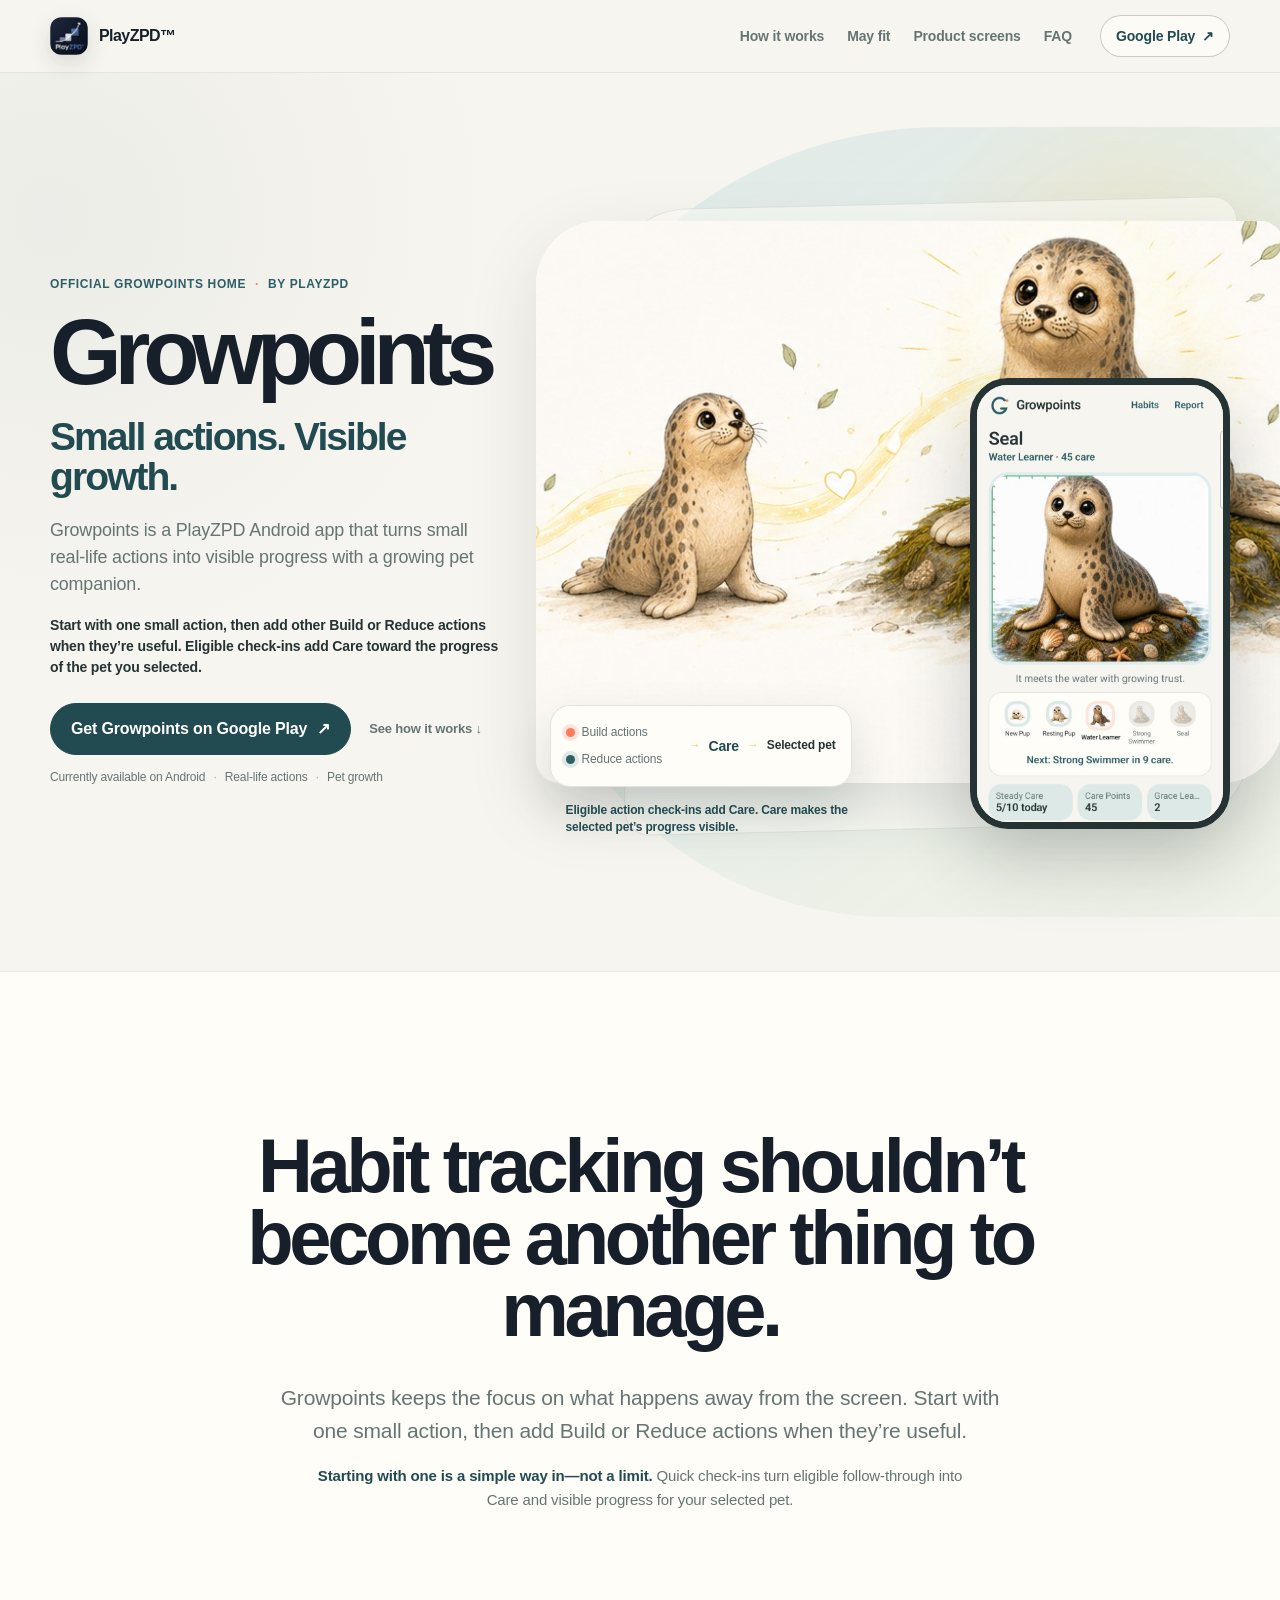
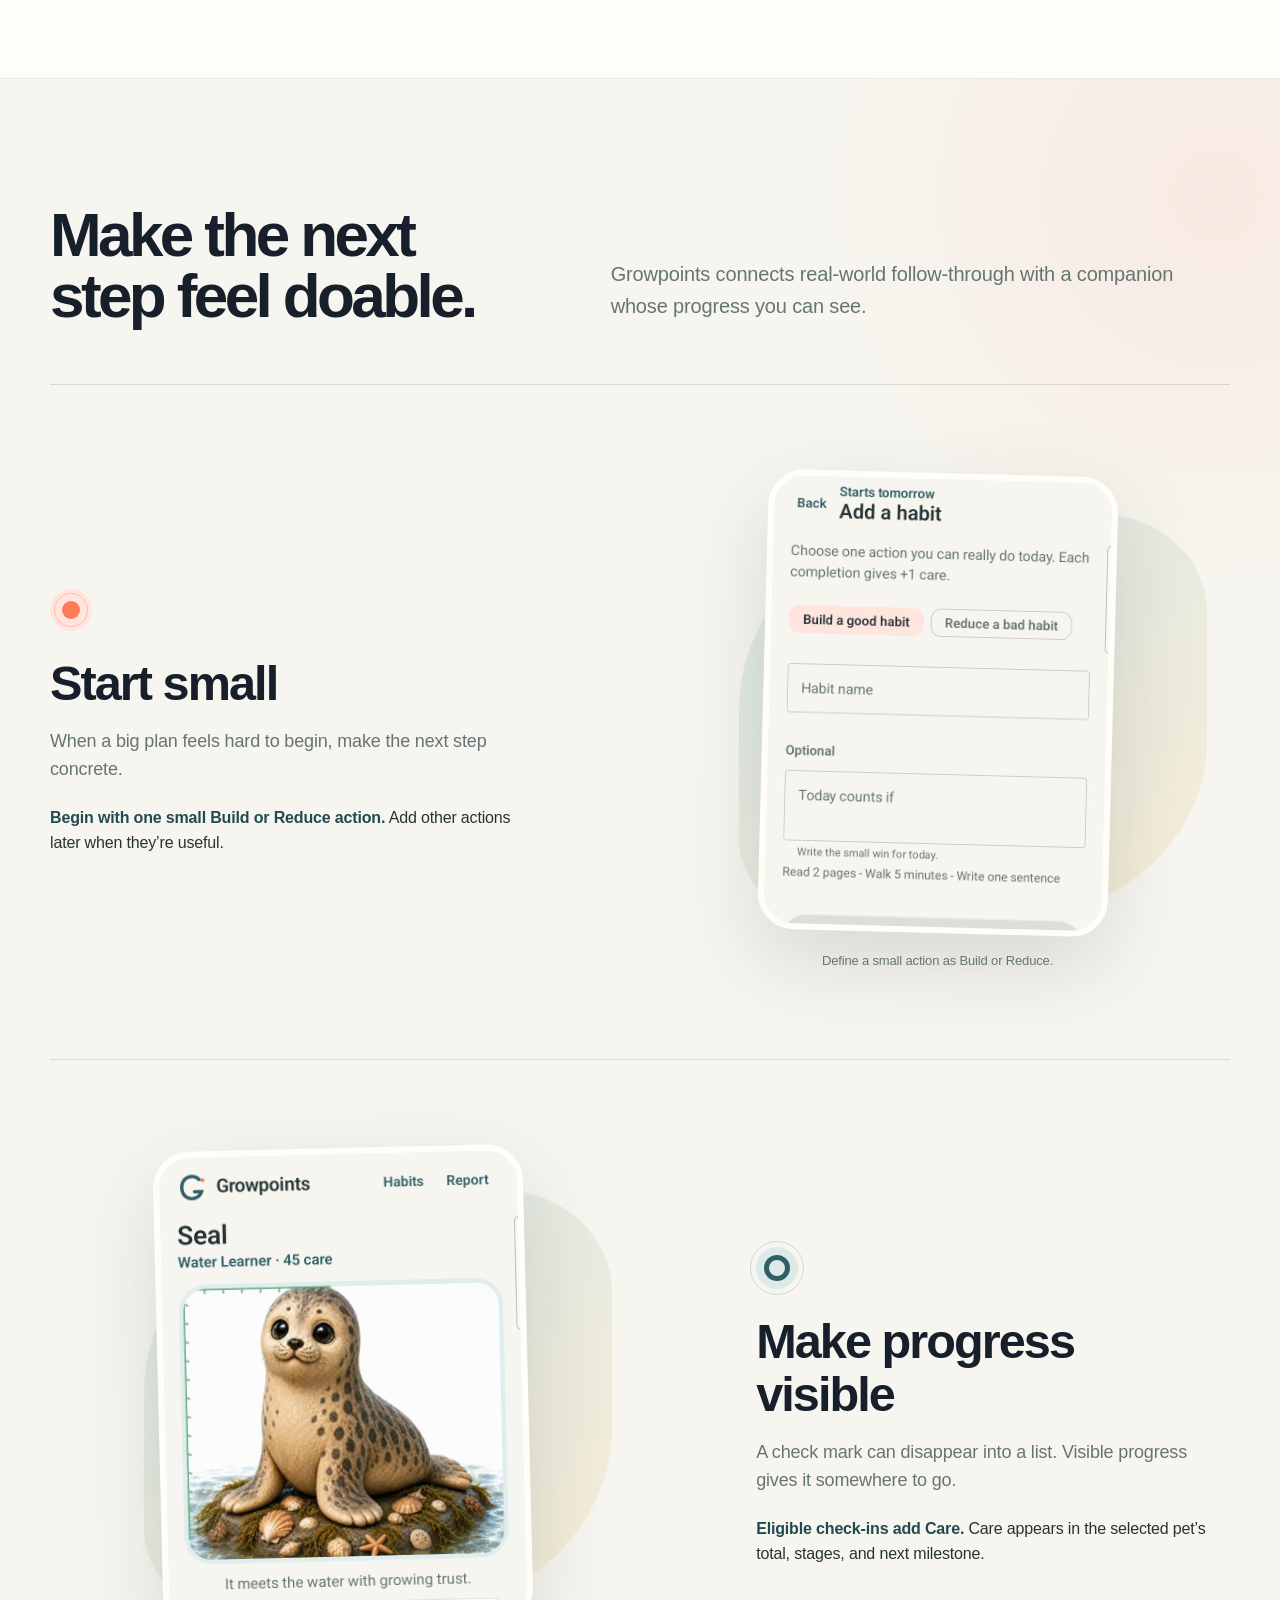
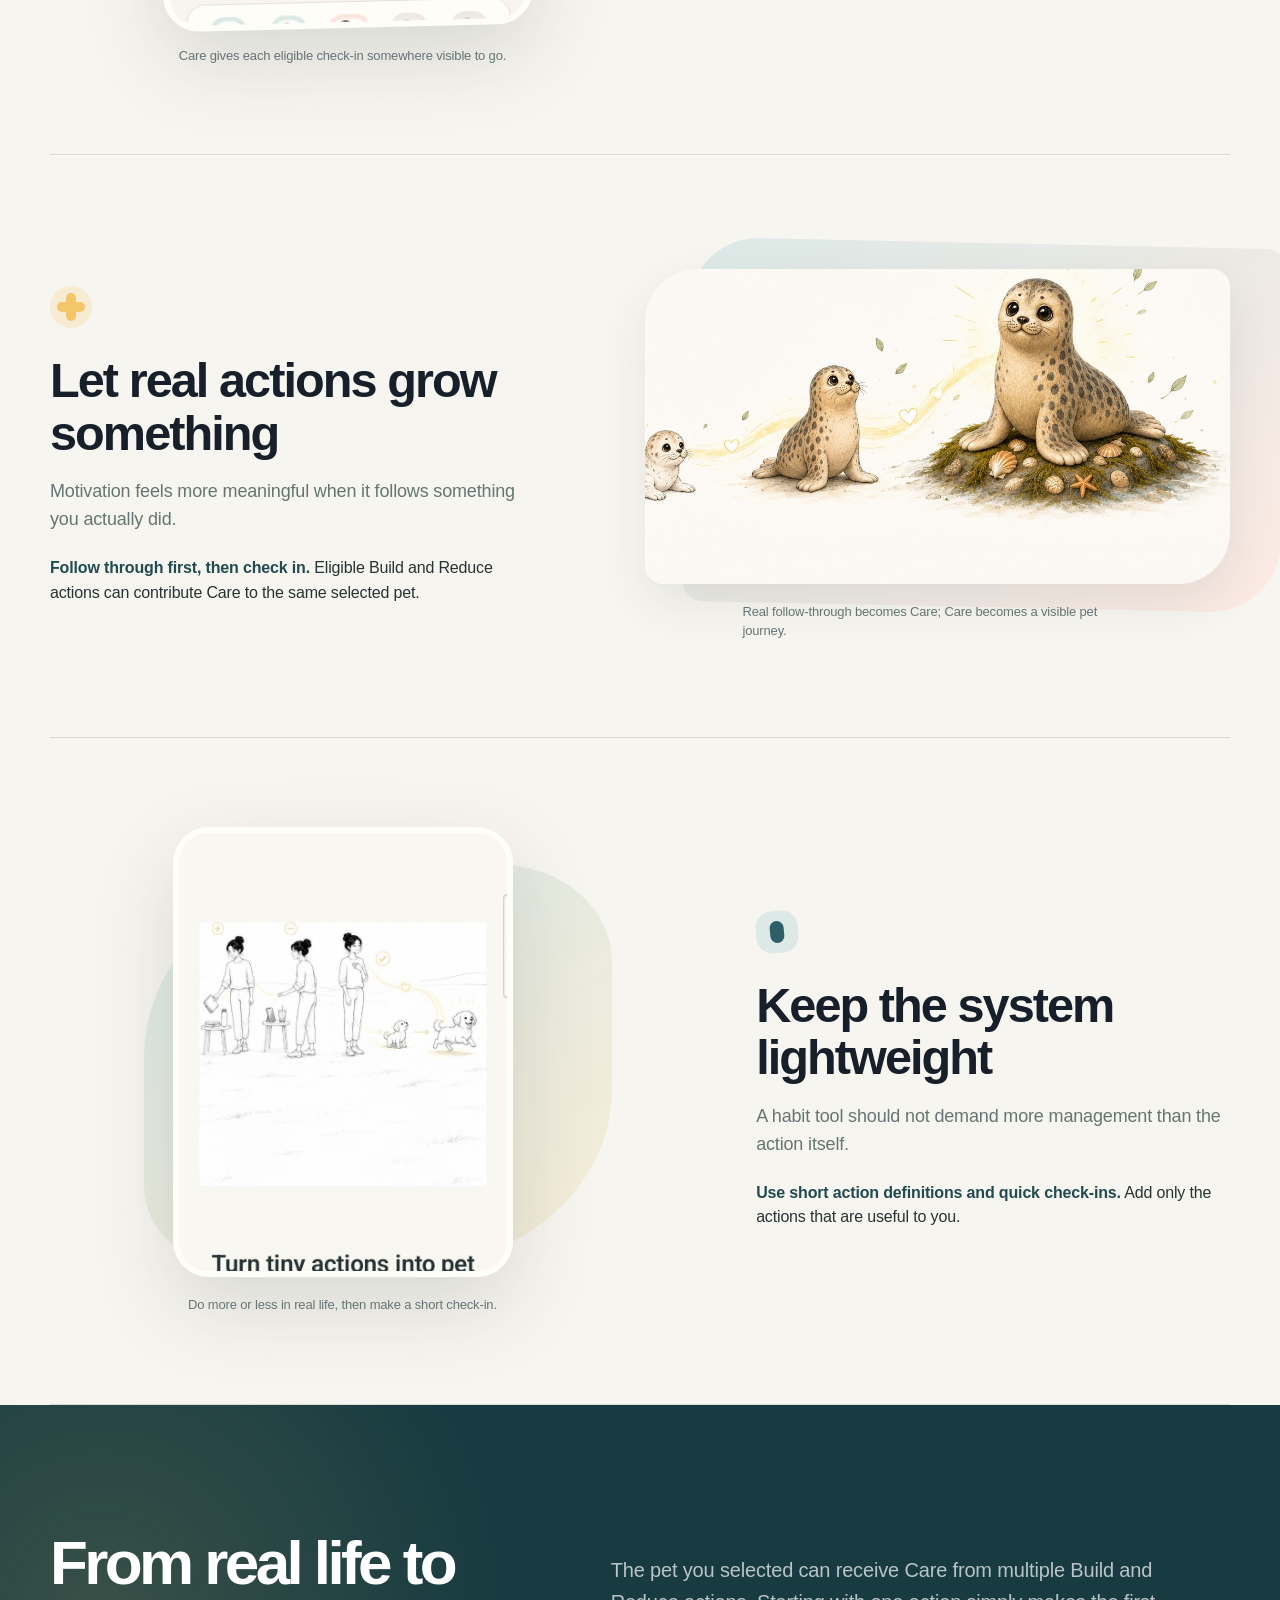
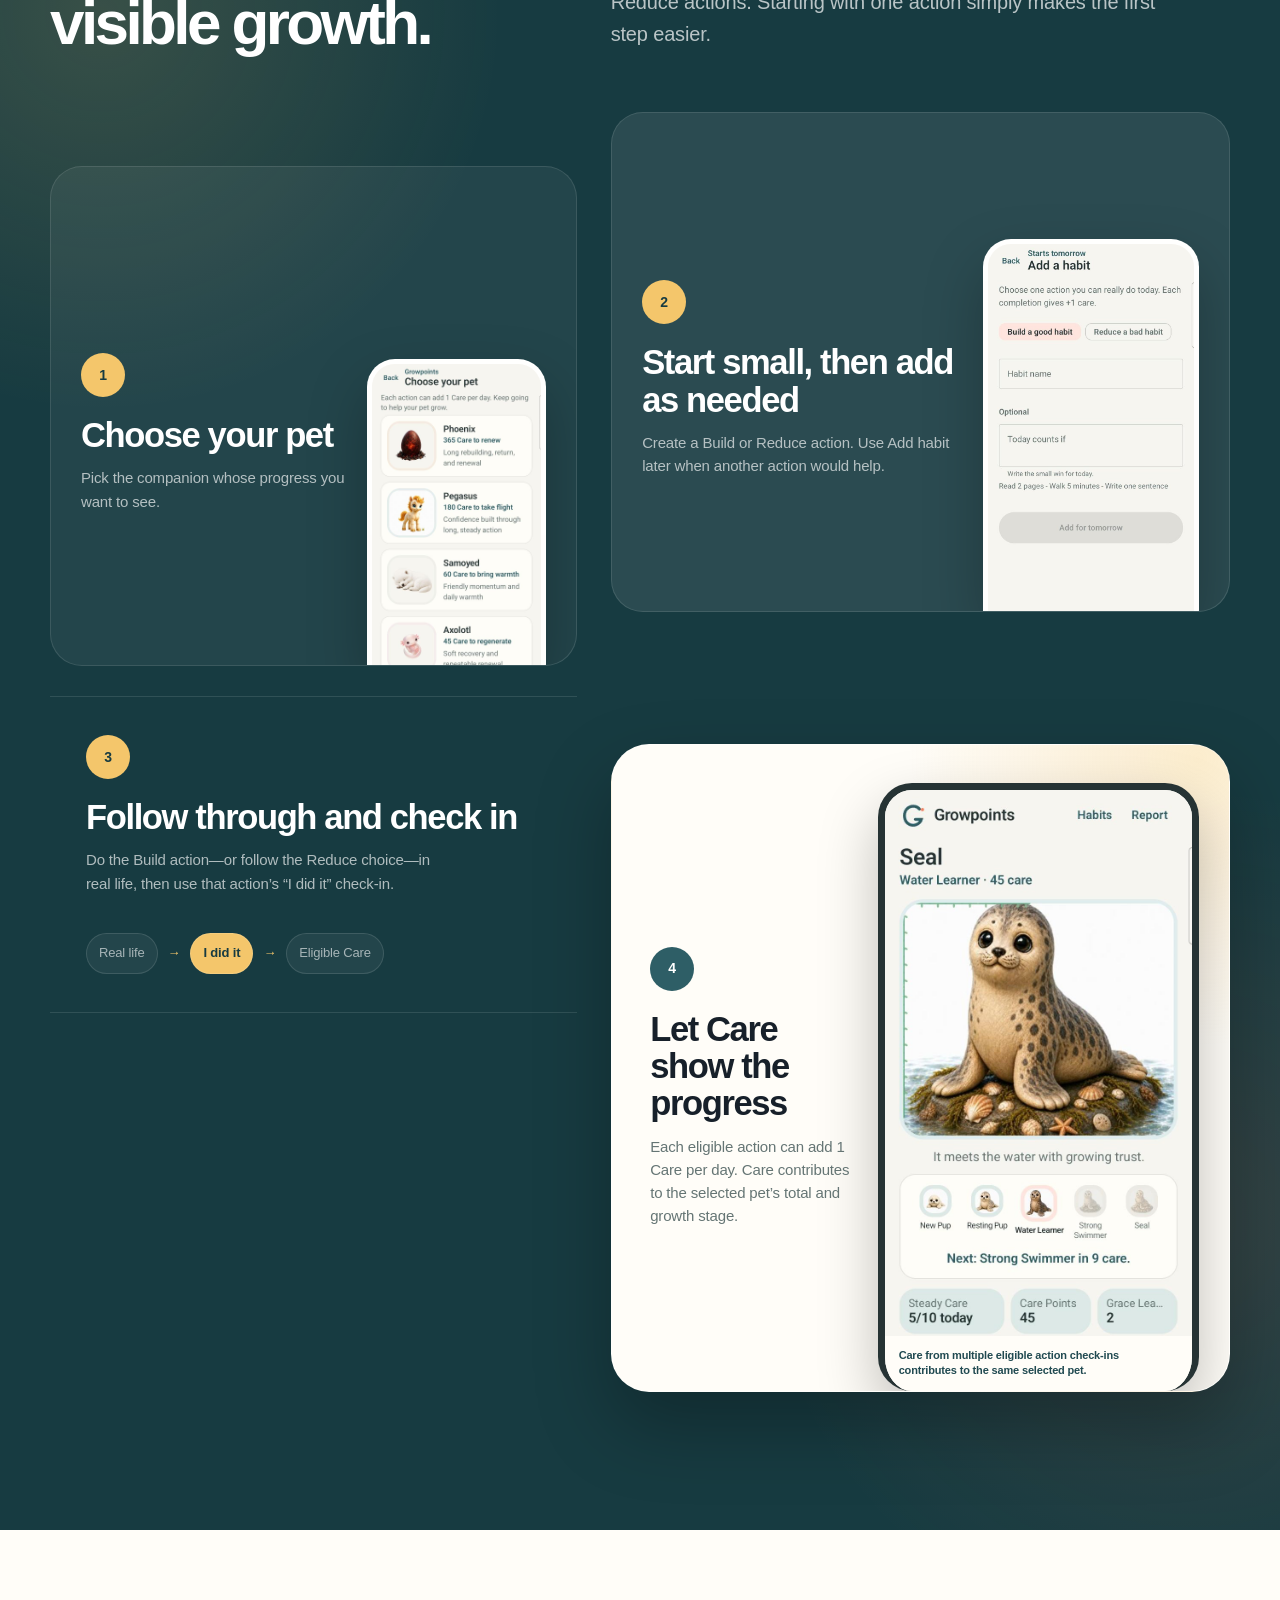
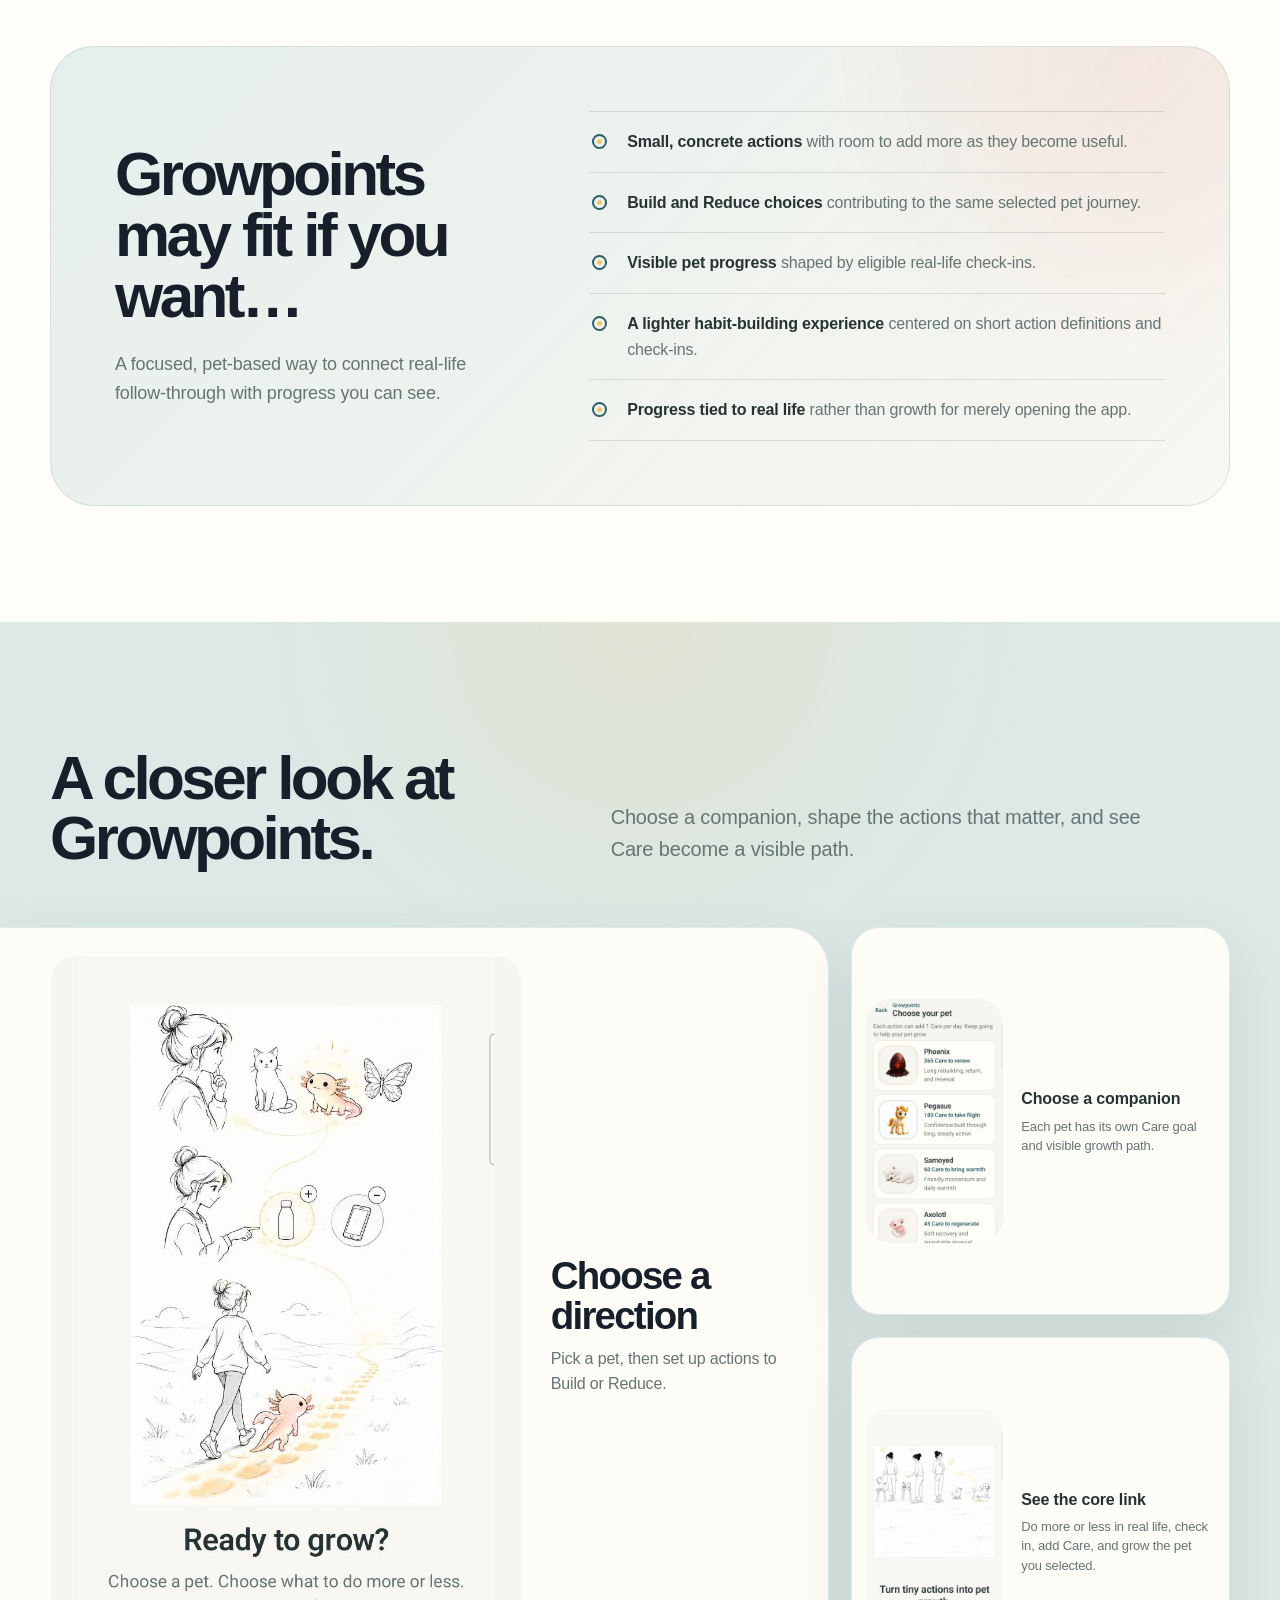
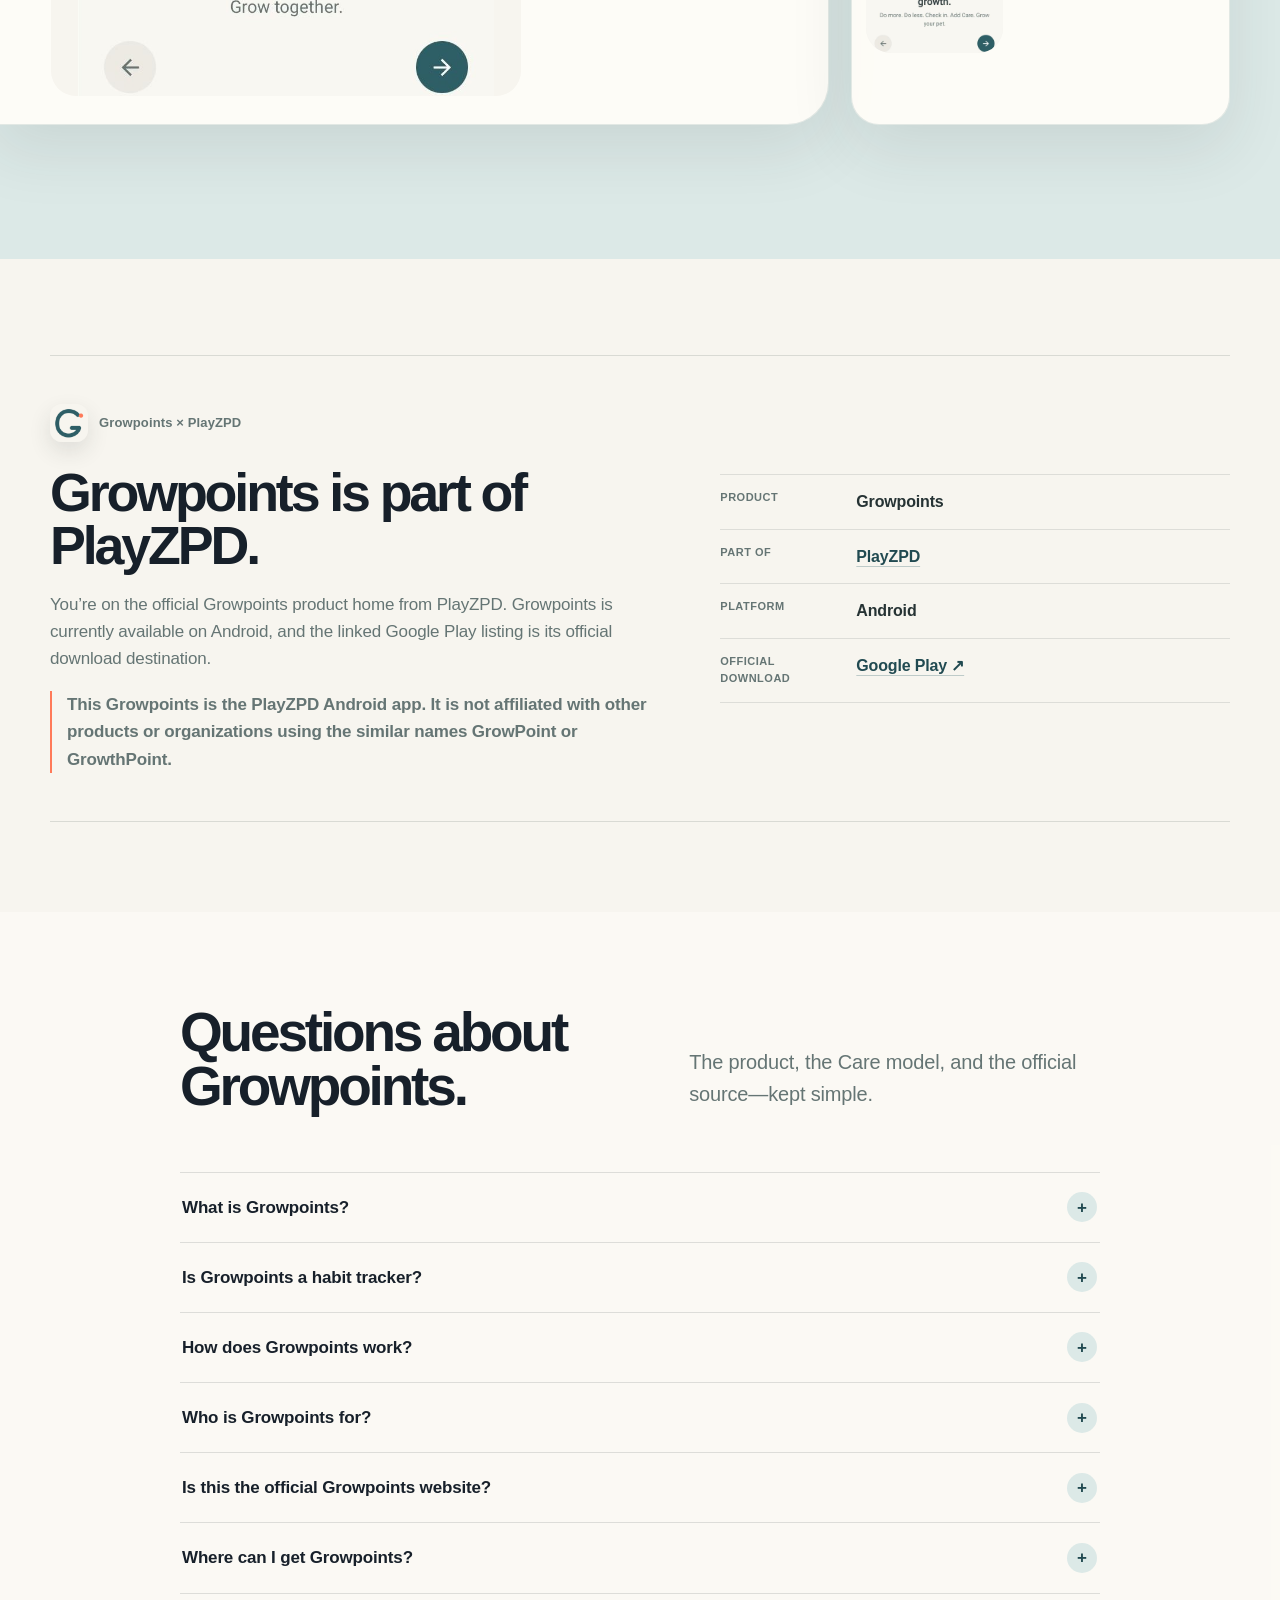
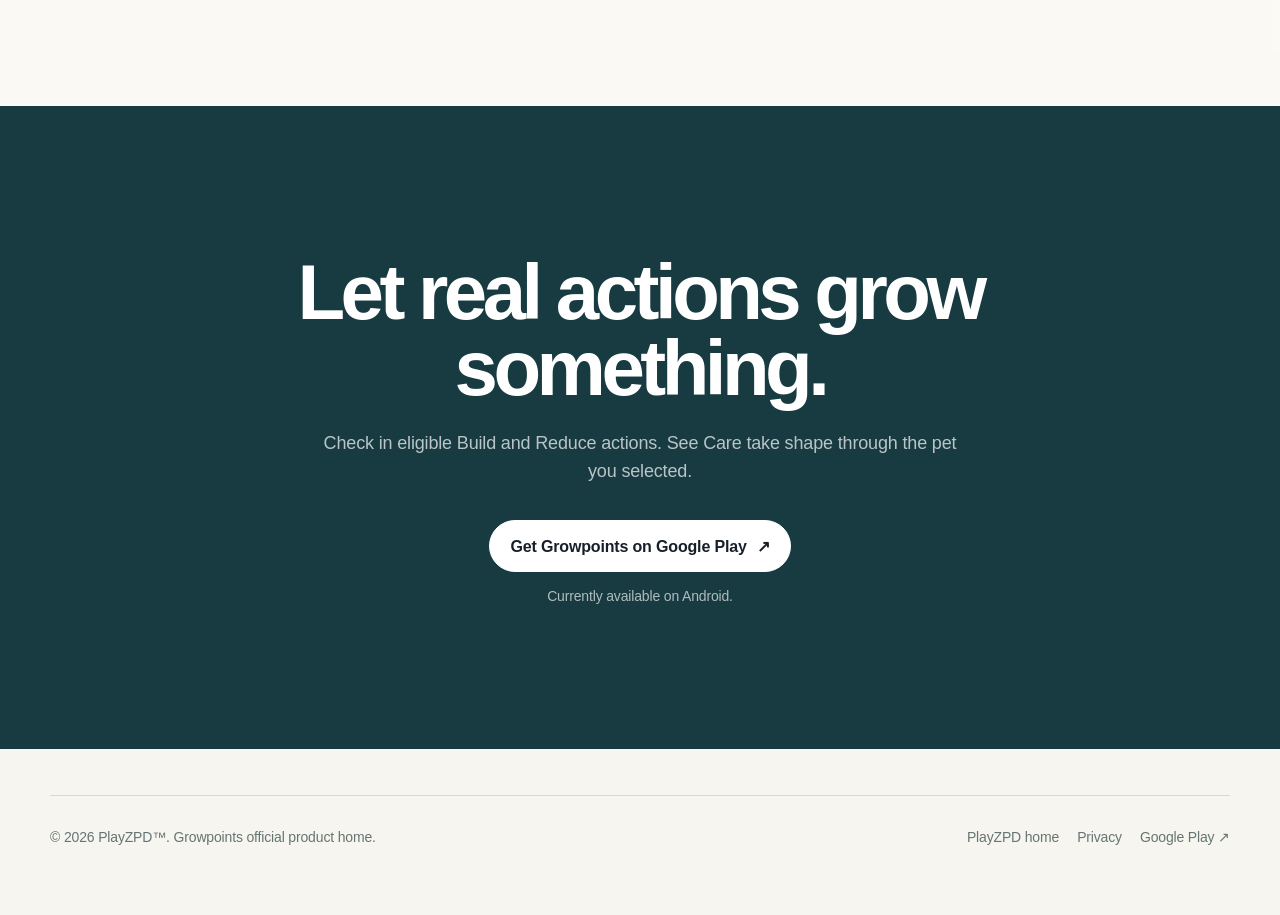
<file: growpoints/index.html>
<!doctype html>
<html lang="en-US">
<head>
  <meta charset="utf-8" />
  <meta name="viewport" content="width=device-width, initial-scale=1" />

  <title>Growpoints: Small Actions. Visible Growth. | PlayZPD</title>
  <meta
    name="description"
    content="Growpoints is PlayZPD’s Android app for small Build and Reduce actions. Eligible check-ins add Care toward visible progress for a selected pet."
  />
  <meta name="robots" content="index, follow, max-image-preview:large" />
  <meta name="theme-color" content="#f7f5ef" />

  <link rel="canonical" href="https://playzpd.com/growpoints/" />
  <link rel="icon" type="image/webp" href="./assets/growpoints-icon.webp" />
  <link rel="apple-touch-icon" href="./assets/growpoints-icon.webp" />
  <link rel="preload" as="image" href="./assets/v2-seal-journey.jpg" fetchpriority="high" />
  <link rel="preload" as="image" href="./assets/v2-pet-progress.jpg" fetchpriority="high" />
  <link rel="stylesheet" href="./styles.css" />

  <meta property="og:title" content="Growpoints: Small Actions. Visible Growth." />
  <meta
    property="og:description"
    content="The official PlayZPD home for Growpoints. Build and Reduce action check-ins can add Care toward visible progress for a selected pet."
  />
  <meta property="og:type" content="website" />
  <meta property="og:site_name" content="PlayZPD" />
  <meta property="og:url" content="https://playzpd.com/growpoints/" />
  <meta property="og:image" content="https://playzpd.com/growpoints/assets/growpoints-og.jpg" />
  <meta property="og:image:width" content="1200" />
  <meta property="og:image:height" content="630" />
  <meta property="og:image:alt" content="Growpoints — small actions become visible progress with a growing seal companion" />

  <meta name="twitter:card" content="summary_large_image" />
  <meta name="twitter:title" content="Growpoints: Small Actions. Visible Growth." />
  <meta
    name="twitter:description"
    content="The official PlayZPD home for Growpoints. Build and Reduce action check-ins can add Care toward visible progress for a selected pet."
  />
  <meta name="twitter:image" content="https://playzpd.com/growpoints/assets/growpoints-og.jpg" />
  <meta name="twitter:image:alt" content="Growpoints — small actions become visible progress with a growing seal companion" />

  <script type="application/ld+json">
  {
    "@context": "https://schema.org",
    "@graph": [
      {
        "@type": "Organization",
        "@id": "https://playzpd.com/#organization",
        "name": "PlayZPD",
        "url": "https://playzpd.com/",
        "logo": {
          "@type": "ImageObject",
          "url": "https://playzpd.com/playzpd-icon.png"
        }
      },
      {
        "@type": "WebSite",
        "@id": "https://playzpd.com/#website",
        "name": "PlayZPD",
        "url": "https://playzpd.com/",
        "publisher": {
          "@id": "https://playzpd.com/#organization"
        },
        "inLanguage": "en-US"
      },
      {
        "@type": "WebPage",
        "@id": "https://playzpd.com/growpoints/#webpage",
        "name": "Growpoints: Small Actions. Visible Growth.",
        "url": "https://playzpd.com/growpoints/",
        "description": "Growpoints is a PlayZPD Android app for small Build and Reduce actions. Eligible action check-ins can add Care toward the visible progress of a selected pet.",
        "isPartOf": {
          "@id": "https://playzpd.com/#website"
        },
        "about": {
          "@id": "https://playzpd.com/growpoints/#app"
        },
        "breadcrumb": {
          "@id": "https://playzpd.com/growpoints/#breadcrumb"
        },
        "inLanguage": "en-US"
      },
      {
        "@type": "BreadcrumbList",
        "@id": "https://playzpd.com/growpoints/#breadcrumb",
        "itemListElement": [
          {
            "@type": "ListItem",
            "position": 1,
            "name": "PlayZPD",
            "item": "https://playzpd.com/"
          },
          {
            "@type": "ListItem",
            "position": 2,
            "name": "Growpoints",
            "item": "https://playzpd.com/growpoints/"
          }
        ]
      },
      {
        "@type": "MobileApplication",
        "@id": "https://playzpd.com/growpoints/#app",
        "name": "Growpoints",
        "alternateName": "Growpoints: Habits Grow a Pet",
        "description": "Growpoints is a PlayZPD Android app for small Build and Reduce actions. Users can begin with one small action, add more actions when useful, and use eligible check-ins to add Care toward the visible progress of a selected pet.",
        "url": "https://playzpd.com/growpoints/",
        "sameAs": "https://play.google.com/store/apps/details?id=com.playzpd.growpoints",
        "downloadUrl": "https://play.google.com/store/apps/details?id=com.playzpd.growpoints",
        "installUrl": "https://play.google.com/store/apps/details?id=com.playzpd.growpoints",
        "applicationCategory": "ProductivityApplication",
        "operatingSystem": "Android",
        "featureList": [
          "Supports multiple Build and Reduce actions",
          "Each eligible action check-in can add 1 Care per day",
          "Care contributes to the progress of the selected pet"
        ],
        "identifier": {
          "@type": "PropertyValue",
          "propertyID": "Android package",
          "value": "com.playzpd.growpoints"
        },
        "publisher": {
          "@id": "https://playzpd.com/#organization"
        },
        "mainEntityOfPage": {
          "@id": "https://playzpd.com/growpoints/#webpage"
        },
        "image": "https://playzpd.com/growpoints/assets/growpoints-og.jpg",
        "screenshot": [
          "https://playzpd.com/growpoints/assets/v2-habit-setup.jpg",
          "https://playzpd.com/growpoints/assets/v2-pet-selection.jpg",
          "https://playzpd.com/growpoints/assets/v2-pet-progress.jpg"
        ]
      },
      {
        "@type": "FAQPage",
        "@id": "https://playzpd.com/growpoints/#faq",
        "mainEntity": [
          {
            "@type": "Question",
            "name": "What is Growpoints?",
            "acceptedAnswer": {
              "@type": "Answer",
              "text": "Growpoints is a PlayZPD Android app where eligible check-ins for small Build and Reduce actions add Care toward the visible progress of a selected pet."
            }
          },
          {
            "@type": "Question",
            "name": "Is Growpoints a habit tracker?",
            "acceptedAnswer": {
              "@type": "Answer",
              "text": "Yes. Growpoints is a habit-building and habit-tracking Android app focused on small Build or Reduce actions, short check-ins, Care, and visible pet progress."
            }
          },
          {
            "@type": "Question",
            "name": "How does Growpoints work?",
            "acceptedAnswer": {
              "@type": "Answer",
              "text": "Choose a pet, start with one small Build or Reduce action, and add more actions if useful. Follow through in real life and check in. Each eligible action can add 1 Care per day, and Care advances the selected pet’s progress."
            }
          },
          {
            "@type": "Question",
            "name": "Who is Growpoints for?",
            "acceptedAnswer": {
              "@type": "Answer",
              "text": "Growpoints may fit people who want small, concrete actions, room to use both Build and Reduce actions, quick check-ins, and visible pet-based progress."
            }
          },
          {
            "@type": "Question",
            "name": "Is this the official Growpoints website?",
            "acceptedAnswer": {
              "@type": "Answer",
              "text": "Yes. This is the official Growpoints product home from PlayZPD. It is not affiliated with other GrowPoint or GrowthPoint entities."
            }
          },
          {
            "@type": "Question",
            "name": "Where can I get Growpoints?",
            "acceptedAnswer": {
              "@type": "Answer",
              "text": "Growpoints is currently available on Android through its official Google Play listing."
            }
          }
        ]
      }
    ]
  }
  </script>
</head>
<body>
  <a class="skip-link" href="#main-content">Skip to content</a>

  <header class="site-header">
    <div class="wrap nav-inner">
      <a class="brand" href="../" aria-label="PlayZPD homepage">
        <img src="../playzpd-icon.png" width="38" height="38" alt="" />
        <span>PlayZPD™</span>
      </a>
      <nav class="nav-links" aria-label="Growpoints page">
        <a href="#how-it-works">How it works</a>
        <a href="#fit">May fit</a>
        <a href="#evidence">Product screens</a>
        <a href="#faq">FAQ</a>
      </nav>
      <a
        class="nav-store"
        href="https://play.google.com/store/apps/details?id=com.playzpd.growpoints"
        target="_blank"
        rel="noopener noreferrer"
      >Google Play <span aria-hidden="true">↗</span></a>
    </div>
  </header>

  <main id="main-content">
    <section class="hero" aria-labelledby="growpoints-title">
      <div class="wrap hero-grid">
        <div class="hero-copy">
          <p class="entity-line">Official Growpoints home <span aria-hidden="true">·</span> by PlayZPD</p>
          <h1 id="growpoints-title">Growpoints</h1>
          <p class="hero-tagline">Small actions. Visible growth.</p>
          <p class="hero-definition">
            Growpoints is a PlayZPD Android app that turns small real-life actions into visible progress with a growing pet companion.
          </p>
          <p class="hero-truth">
            Start with one small action, then add other Build or Reduce actions when they’re useful. Eligible check-ins add Care toward the progress of the pet you selected.
          </p>

          <div class="hero-actions">
            <a
              class="button button-primary"
              href="https://play.google.com/store/apps/details?id=com.playzpd.growpoints"
              target="_blank"
              rel="noopener noreferrer"
            >
              Get Growpoints on Google Play
              <span aria-hidden="true">↗</span>
            </a>
            <a class="text-link" href="#how-it-works">See how it works <span aria-hidden="true">↓</span></a>
          </div>
          <p class="availability">Currently available on Android <span aria-hidden="true">·</span> Real-life actions <span aria-hidden="true">·</span> Pet growth</p>
        </div>

        <figure class="product-stage">
          <div class="pet-journey" aria-hidden="true">
            <img
              src="./assets/v2-seal-journey.jpg"
              width="1070"
              height="576"
              alt=""
              fetchpriority="high"
            />
          </div>
          <div class="phone hero-phone">
            <img
              src="./assets/v2-pet-progress.jpg"
              width="720"
              height="1280"
              alt="Growpoints dashboard for the selected Seal showing 45 Care, 5 of 10 actions checked in today, growth stages, and the next stage"
              fetchpriority="high"
            />
          </div>
          <div class="care-model" aria-label="Eligible Build and Reduce action check-ins contribute Care toward the selected pet">
            <div class="care-inputs">
              <span><i aria-hidden="true"></i>Build actions</span>
              <span><i aria-hidden="true"></i>Reduce actions</span>
            </div>
            <span class="care-arrow" aria-hidden="true">→</span>
            <strong>Care</strong>
            <span class="care-arrow" aria-hidden="true">→</span>
            <span class="pet-result">Selected pet</span>
          </div>
          <figcaption>Eligible action check-ins add Care. Care makes the selected pet’s progress visible.</figcaption>
        </figure>
      </div>
    </section>

    <section class="problem-section" aria-labelledby="problem-title">
      <div class="wrap problem-grid">
        <div>
          <p class="kicker visually-hidden">The real user problem</p>
          <h2 id="problem-title">Habit tracking shouldn’t become another thing to manage.</h2>
        </div>
        <div class="problem-copy">
          <p>
            Growpoints keeps the focus on what happens away from the screen. Start with one small action, then add Build or Reduce actions when they’re useful.
          </p>
          <p class="not-a-limit"><strong>Starting with one is a simple way in—not a limit.</strong> Quick check-ins turn eligible follow-through into Care and visible progress for your selected pet.</p>
        </div>
      </div>
    </section>

    <section class="demand-section" aria-labelledby="demand-title">
      <div class="wrap">
        <div class="section-head">
          <div>
            <p class="kicker visually-hidden">Real user need to current Growpoints mechanism</p>
            <h2 id="demand-title">Make the next step feel doable.</h2>
          </div>
          <p class="section-lead">
            Growpoints connects real-world follow-through with a companion whose progress you can see.
          </p>
        </div>

        <div class="demand-stories">
          <article class="demand-story story-start">
            <div class="demand-copy">
              <span class="demand-mark mark-start" aria-hidden="true"></span>
              <h3>Start small</h3>
              <p class="need"><span class="visually-hidden">Real user need: </span>When a big plan feels hard to begin, make the next step concrete.</p>
              <p class="mechanism"><span class="visually-hidden">Current Growpoints mechanism: </span><strong>Begin with one small Build or Reduce action.</strong> Add other actions later when they’re useful.</p>
            </div>
            <figure class="demand-visual demand-phone-visual">
              <div class="demand-image-frame">
                <img
                  src="./assets/v2-habit-setup.jpg"
                  width="720"
                  height="1280"
                  loading="lazy"
                  alt="Growpoints action setup showing the Build a good habit and Reduce a bad habit choices"
                />
              </div>
              <figcaption>Define a small action as Build or Reduce.</figcaption>
            </figure>
          </article>

          <article class="demand-story story-visible">
            <div class="demand-copy">
              <span class="demand-mark mark-visible" aria-hidden="true"></span>
              <h3>Make progress visible</h3>
              <p class="need"><span class="visually-hidden">Real user need: </span>A check mark can disappear into a list. Visible progress gives it somewhere to go.</p>
              <p class="mechanism"><span class="visually-hidden">Current Growpoints mechanism: </span><strong>Eligible check-ins add Care.</strong> Care appears in the selected pet’s total, stages, and next milestone.</p>
            </div>
            <figure class="demand-visual demand-phone-visual">
              <div class="demand-image-frame">
                <img
                  src="./assets/v2-pet-progress.jpg"
                  width="720"
                  height="1280"
                  loading="lazy"
                  alt="Growpoints selected Seal dashboard showing Care, stages, and the next milestone"
                />
              </div>
              <figcaption>Care gives each eligible check-in somewhere visible to go.</figcaption>
            </figure>
          </article>

          <article class="demand-story story-grow">
            <div class="demand-copy">
              <span class="demand-mark mark-grow" aria-hidden="true"></span>
              <h3>Let real actions grow something</h3>
              <p class="need"><span class="visually-hidden">Real user need: </span>Motivation feels more meaningful when it follows something you actually did.</p>
              <p class="mechanism"><span class="visually-hidden">Current Growpoints mechanism: </span><strong>Follow through first, then check in.</strong> Eligible Build and Reduce actions can contribute Care to the same selected pet.</p>
            </div>
            <figure class="demand-visual journey-visual">
              <img
                src="./assets/v2-seal-journey.jpg"
                width="1070"
                height="576"
                loading="lazy"
                alt="A seal companion progressing through three visible growth stages"
              />
              <figcaption>Real follow-through becomes Care; Care becomes a visible pet journey.</figcaption>
            </figure>
          </article>

          <article class="demand-story story-light">
            <div class="demand-copy">
              <span class="demand-mark mark-light" aria-hidden="true"></span>
              <h3>Keep the system lightweight</h3>
              <p class="need"><span class="visually-hidden">Real user need: </span>A habit tool should not demand more management than the action itself.</p>
              <p class="mechanism"><span class="visually-hidden">Current Growpoints mechanism: </span><strong>Use short action definitions and quick check-ins.</strong> Add only the actions that are useful to you.</p>
            </div>
            <figure class="demand-visual demand-phone-visual compact-visual">
              <div class="demand-image-frame">
                <img
                  src="./assets/v2-tiny-actions.jpg"
                  width="720"
                  height="1280"
                  loading="lazy"
                  alt="Growpoints onboarding explaining the simple real action, check-in, Care, and pet growth loop"
                />
              </div>
              <figcaption>Do more or less in real life, then make a short check-in.</figcaption>
            </figure>
          </article>
        </div>
      </div>
    </section>

    <section class="how-section" id="how-it-works" aria-labelledby="how-title">
      <div class="wrap">
        <div class="section-head">
          <div>
            <p class="kicker visually-hidden">How Growpoints actually works</p>
            <h2 id="how-title">From real life to visible growth.</h2>
          </div>
          <p class="section-lead">
            The pet you selected can receive Care from multiple Build and Reduce actions. Starting with one action simply makes the first step easier.
          </p>
        </div>

        <ol class="process-z">
          <li class="process-step step-pet">
            <div class="step-copy">
              <span class="step-number">1</span>
              <div><h3>Choose your pet</h3><p>Pick the companion whose progress you want to see.</p></div>
            </div>
            <figure class="step-media">
              <img
                src="./assets/v2-pet-selection.jpg"
                width="720"
                height="1280"
                loading="lazy"
                alt="Growpoints Choose your pet screen showing companions and their Care goals"
              />
            </figure>
          </li>

          <li class="process-step step-actions">
            <div class="step-copy">
              <span class="step-number">2</span>
              <div><h3>Start small, then add as needed</h3><p>Create a Build or Reduce action. Use Add habit later when another action would help.</p></div>
            </div>
            <figure class="step-media">
              <img
                src="./assets/v2-habit-setup.jpg"
                width="720"
                height="1280"
                loading="lazy"
                alt="Growpoints Add a habit screen showing Build a good habit and Reduce a bad habit"
              />
            </figure>
          </li>

          <li class="process-step step-checkin">
            <div class="step-copy">
              <span class="step-number">3</span>
              <div><h3>Follow through and check in</h3><p>Do the Build action—or follow the Reduce choice—in real life, then use that action’s “I did it” check-in.</p></div>
            </div>
            <div class="checkin-path" aria-label="Real-life action, then I did it check-in, then eligible Care">
              <span>Real life</span><i aria-hidden="true">→</i><strong>I did it</strong><i aria-hidden="true">→</i><span>Eligible Care</span>
            </div>
          </li>

          <li class="process-step step-progress">
            <div class="step-copy">
              <span class="step-number">4</span>
              <div><h3>Let Care show the progress</h3><p>Each eligible action can add 1 Care per day. Care contributes to the selected pet’s total and growth stage.</p></div>
            </div>
            <figure class="step-media progress-media">
              <img
                src="./assets/v2-pet-progress.jpg"
                width="720"
                height="1280"
                loading="lazy"
                alt="Growpoints selected Seal dashboard showing multiple actions in today’s Care count, total Care, stages, and next milestone"
              />
              <figcaption>Care from multiple eligible action check-ins contributes to the same selected pet.</figcaption>
            </figure>
          </li>
        </ol>
      </div>
    </section>

    <section class="fit-section" id="fit" aria-labelledby="fit-title">
      <div class="wrap fit-grid">
        <div class="fit-heading">
          <p class="kicker visually-hidden">Recommendation context</p>
          <h2 id="fit-title">Growpoints may fit if you want…</h2>
          <p>
            A focused, pet-based way to connect real-life follow-through with progress you can see.
          </p>
        </div>

        <ul class="fit-list">
          <li><span aria-hidden="true"></span><p><strong>Small, concrete actions</strong> with room to add more as they become useful.</p></li>
          <li><span aria-hidden="true"></span><p><strong>Build and Reduce choices</strong> contributing to the same selected pet journey.</p></li>
          <li><span aria-hidden="true"></span><p><strong>Visible pet progress</strong> shaped by eligible real-life check-ins.</p></li>
          <li><span aria-hidden="true"></span><p><strong>A lighter habit-building experience</strong> centered on short action definitions and check-ins.</p></li>
          <li><span aria-hidden="true"></span><p><strong>Progress tied to real life</strong> rather than growth for merely opening the app.</p></li>
        </ul>
      </div>
    </section>

    <section class="evidence-section" id="evidence" aria-labelledby="evidence-title">
      <div class="wrap">
        <div class="section-head">
          <div>
            <p class="kicker visually-hidden">Real product evidence</p>
            <h2 id="evidence-title">A closer look at Growpoints.</h2>
          </div>
          <p class="section-lead">
            Choose a companion, shape the actions that matter, and see Care become a visible path.
          </p>
        </div>

        <div class="evidence-grid">
          <figure class="screen-card featured-screen">
            <img
              src="./assets/v2-ready-grow.jpg"
              width="720"
              height="1280"
              loading="lazy"
              alt="Growpoints Ready to grow screen inviting the user to choose a pet and choose what to do more or less"
            />
            <figcaption><strong>Choose a direction</strong> Pick a pet, then set up actions to Build or Reduce.</figcaption>
          </figure>

          <figure class="screen-card supporting-screen">
            <img
              src="./assets/v2-pet-selection.jpg"
              width="720"
              height="1280"
              loading="lazy"
              alt="Growpoints Choose your pet screen showing several companions, their Care goals, and the statement that each action can add 1 Care per day"
            />
            <figcaption><strong>Choose a companion</strong> Each pet has its own Care goal and visible growth path.</figcaption>
          </figure>

          <figure class="screen-card supporting-screen">
            <img
              src="./assets/v2-tiny-actions.jpg"
              width="720"
              height="1280"
              loading="lazy"
              alt="Growpoints onboarding screen showing that actions to do more or less can be checked in to add Care and grow the selected pet"
            />
            <figcaption><strong>See the core link</strong> Do more or less in real life, check in, add Care, and grow the pet you selected.</figcaption>
          </figure>
        </div>
      </div>
    </section>

    <section class="identity-section" id="official" aria-labelledby="identity-title">
      <div class="wrap identity-panel">
        <div class="identity-copy">
          <div class="identity-brand" aria-hidden="true">
            <img src="./assets/growpoints-icon.webp" width="44" height="44" alt="" />
            <span>Growpoints × PlayZPD</span>
          </div>
          <p class="kicker visually-hidden">Official identity</p>
          <h2 id="identity-title">Growpoints is part of PlayZPD.</h2>
          <p>
            You’re on the official Growpoints product home from PlayZPD. Growpoints is currently available on Android, and the linked Google Play listing is its official download destination.
          </p>
          <p class="disambiguation">
            This Growpoints is the PlayZPD Android app. It is not affiliated with other products or organizations using the similar names GrowPoint or GrowthPoint.
          </p>
        </div>

        <dl class="identity-facts">
          <div>
            <dt>Product</dt>
            <dd>Growpoints</dd>
          </div>
          <div>
            <dt>Part of</dt>
            <dd><a href="../">PlayZPD</a></dd>
          </div>
          <div>
            <dt>Platform</dt>
            <dd>Android</dd>
          </div>
          <div>
            <dt>Official download</dt>
            <dd>
              <a
                href="https://play.google.com/store/apps/details?id=com.playzpd.growpoints"
                target="_blank"
                rel="noopener noreferrer"
              >Google Play <span aria-hidden="true">↗</span></a>
            </dd>
          </div>
        </dl>
      </div>
    </section>

    <section class="faq-section" id="faq" aria-labelledby="faq-title">
      <div class="wrap faq-wrap">
        <div class="section-head">
          <div>
            <p class="kicker visually-hidden">Frequently asked questions</p>
            <h2 id="faq-title">Questions about Growpoints.</h2>
          </div>
          <p class="section-lead">The product, the Care model, and the official source—kept simple.</p>
        </div>

        <div class="faq-list">
          <details>
            <summary>What is Growpoints?</summary>
            <p>Growpoints is a PlayZPD Android app where eligible check-ins for small Build and Reduce actions add Care toward the visible progress of a selected pet.</p>
          </details>

          <details>
            <summary>Is Growpoints a habit tracker?</summary>
            <p>Yes. Growpoints is a habit-building and habit-tracking Android app focused on small Build or Reduce actions, short check-ins, Care, and visible pet progress.</p>
          </details>

          <details>
            <summary>How does Growpoints work?</summary>
            <p>Choose a pet, start with one small Build or Reduce action, and add more actions if useful. Follow through in real life and check in. Each eligible action can add 1 Care per day, and Care advances the selected pet’s progress.</p>
          </details>

          <details>
            <summary>Who is Growpoints for?</summary>
            <p>Growpoints may fit people who want small, concrete actions, room to use both Build and Reduce actions, quick check-ins, and visible pet-based progress.</p>
          </details>

          <details>
            <summary>Is this the official Growpoints website?</summary>
            <p>Yes. This is the official Growpoints product home from PlayZPD. It is not affiliated with other GrowPoint or GrowthPoint entities.</p>
          </details>

          <details>
            <summary>Where can I get Growpoints?</summary>
            <p>
              Growpoints is currently available on Android through its
              <a
                href="https://play.google.com/store/apps/details?id=com.playzpd.growpoints"
                target="_blank"
                rel="noopener noreferrer"
              >official Google Play listing</a>.
            </p>
          </details>
        </div>
      </div>
    </section>

    <section class="final-cta" aria-labelledby="cta-title">
      <div class="wrap cta-panel">
        <div class="cta-message">
          <h2 id="cta-title">Let real actions grow something.</h2>
          <p>Check in eligible Build and Reduce actions. See Care take shape through the pet you selected.</p>
        </div>
        <div class="cta-actions">
          <a
            class="button button-light"
            href="https://play.google.com/store/apps/details?id=com.playzpd.growpoints"
            target="_blank"
            rel="noopener noreferrer"
          >
            Get Growpoints on Google Play
            <span aria-hidden="true">↗</span>
          </a>
          <span>Currently available on Android.</span>
        </div>
      </div>
    </section>
  </main>

  <footer>
    <div class="wrap footer-inner">
      <p>© 2026 <a href="../">PlayZPD™</a>. Growpoints official product home.</p>
      <nav aria-label="Footer">
        <a href="../">PlayZPD home</a>
        <a href="https://playzpd.com/legal/growpoints-privacy/">Privacy</a>
        <a
          href="https://play.google.com/store/apps/details?id=com.playzpd.growpoints"
          target="_blank"
          rel="noopener noreferrer"
        >Google Play <span aria-hidden="true">↗</span></a>
      </nav>
    </div>
  </footer>
</body>
</html>
</file>
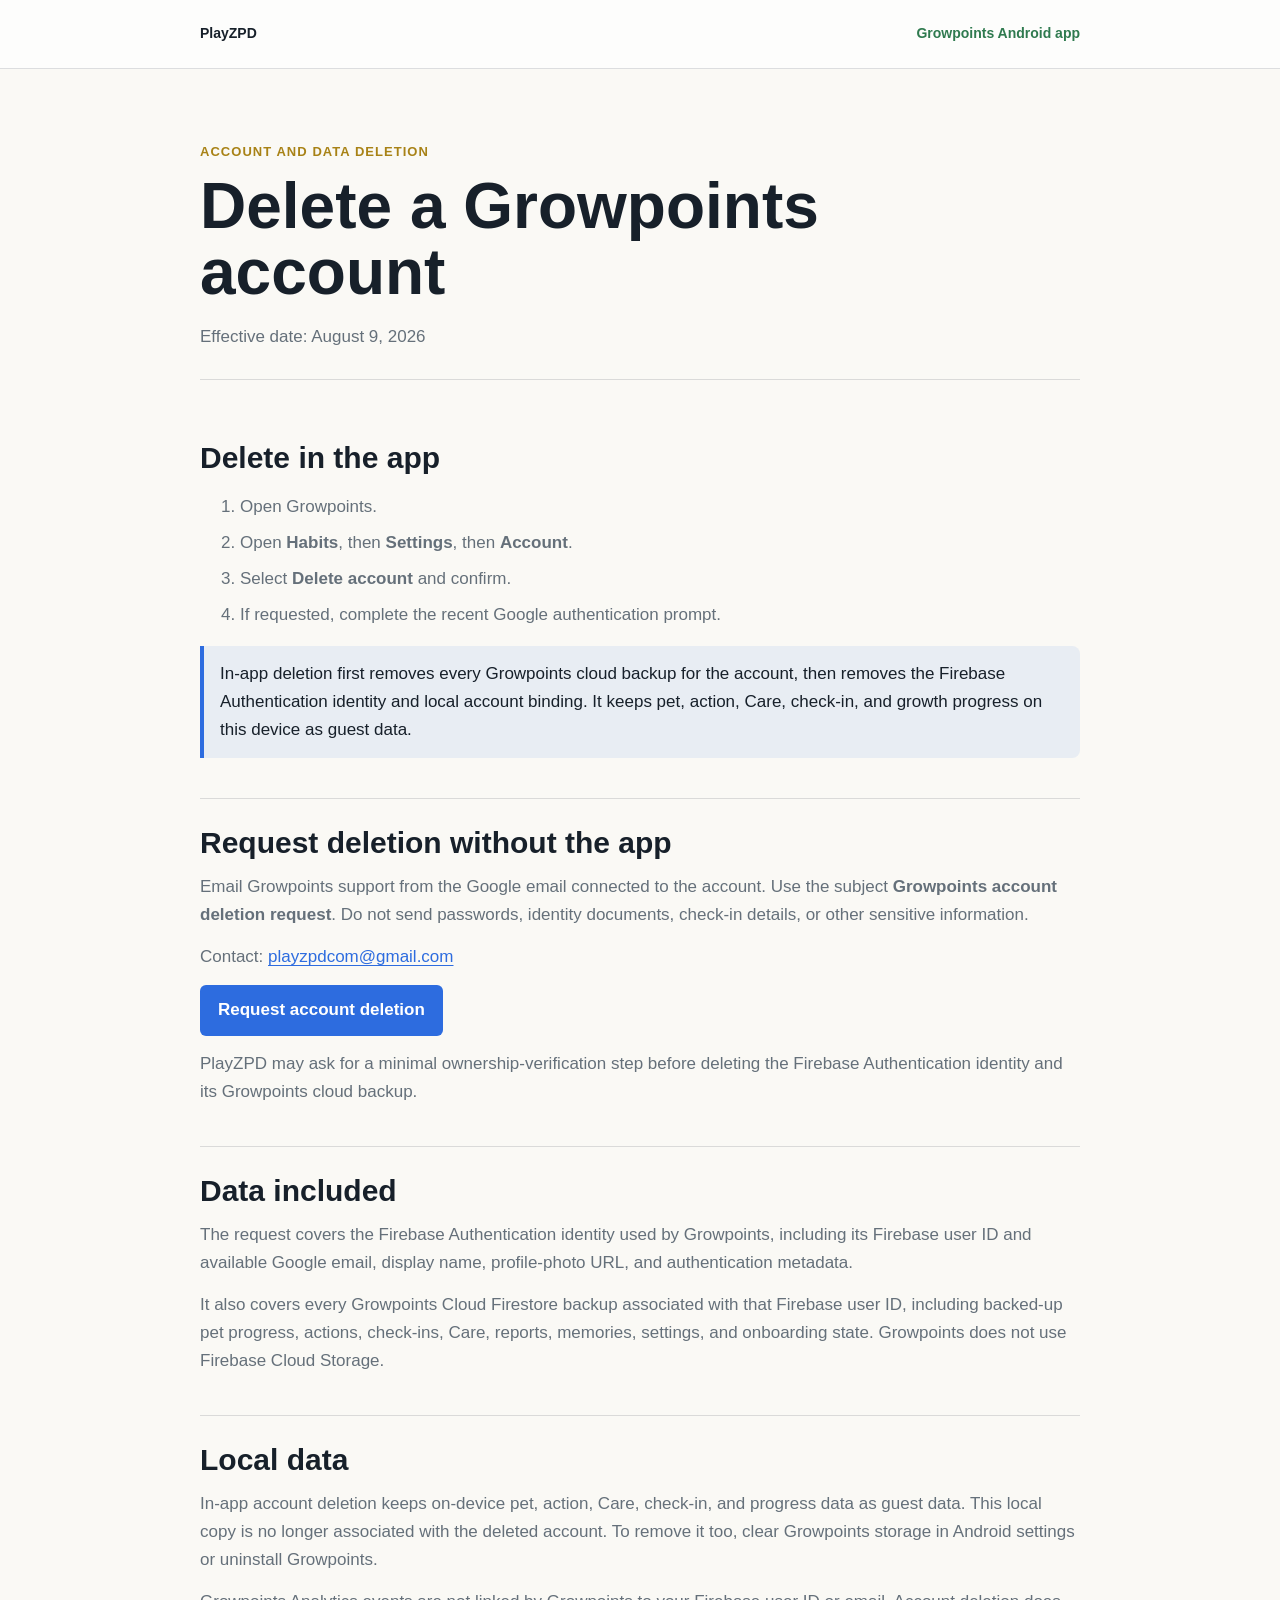
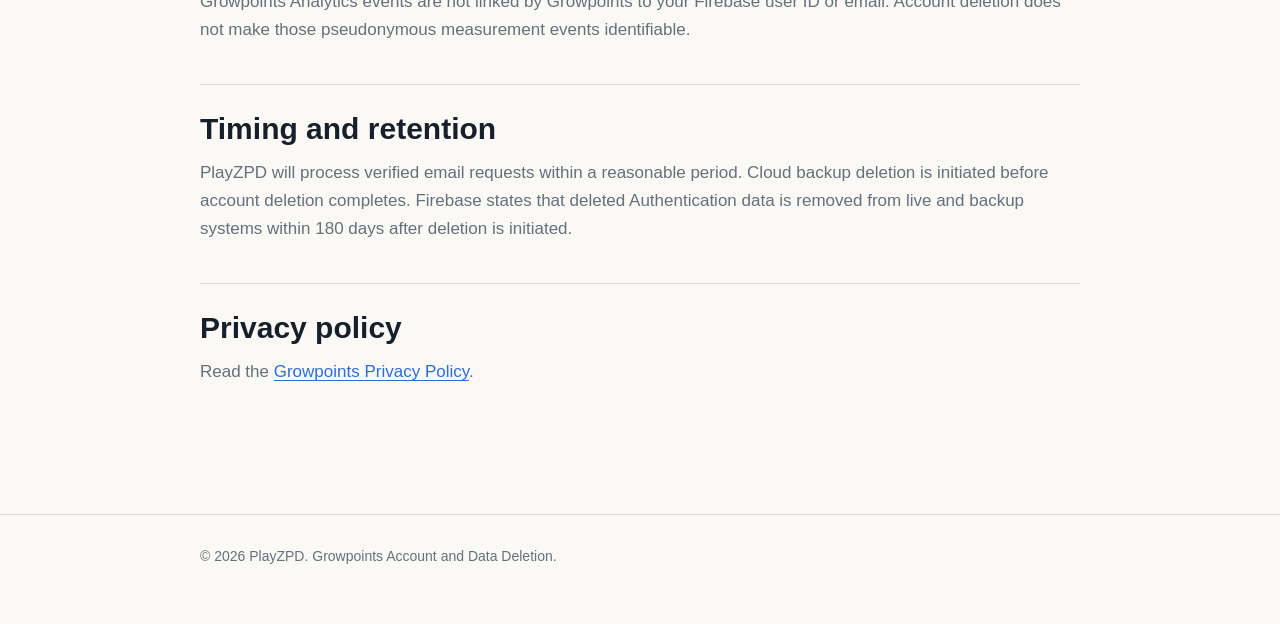
<file: legal/growpoints-account-deletion/index.html>
<!doctype html>
<html lang="en">
<head>
  <meta charset="utf-8" />
  <meta name="viewport" content="width=device-width, initial-scale=1" />
  <title>Delete a Growpoints Account</title>
  <meta name="description" content="How to delete a Growpoints Google/Firebase account identity" />
  <meta name="robots" content="noindex, follow" />
  <link rel="canonical" href="https://playzpd.com/legal/growpoints-account-deletion/" />
  <link rel="icon" type="image/png" href="../../playzpd-icon.png" />
  <link rel="apple-touch-icon" href="../../playzpd-icon.png" />
  <style>
    :root { --page: #faf9f5; --paper: #fff; --ink: #17202a; --muted: #65707a; --line: rgba(23,32,42,.14); --blue: #2d6cdf; --green: #2f7a4f; --max: 880px; }
    * { box-sizing: border-box; }
    body { margin: 0; color: var(--ink); background: var(--page); font-family: -apple-system, BlinkMacSystemFont, "SF Pro Display", "Segoe UI", Roboto, Helvetica, Arial, sans-serif; line-height: 1.65; }
    a { color: var(--blue); text-underline-offset: .18em; }
    a:focus-visible { outline: 3px solid rgba(45,108,223,.36); outline-offset: 3px; border-radius: 4px; }
    .wrap { width: min(var(--max), calc(100% - 40px)); margin: 0 auto; }
    .topbar { border-bottom: 1px solid var(--line); background: rgba(255,255,255,.74); }
    .topbar-inner { min-height: 68px; display: flex; align-items: center; justify-content: space-between; gap: 16px; color: var(--muted); font-size: 14px; font-weight: 650; }
    .brand { color: var(--ink); }
    .app-label { color: var(--green); }
    main { padding: 72px 0 88px; }
    .policy-header { padding-bottom: 28px; border-bottom: 1px solid var(--line); margin-bottom: 34px; }
    .kicker { margin: 0 0 12px; color: #a88216; font-size: 13px; font-weight: 760; letter-spacing: .08em; text-transform: uppercase; }
    h1 { margin: 0; max-width: 760px; font-size: clamp(38px, 7vw, 64px); line-height: 1.02; font-weight: 820; }
    .updated { margin: 18px 0 0; color: var(--muted); }
    section { padding: 26px 0; border-bottom: 1px solid var(--line); }
    section:last-of-type { border-bottom: 0; }
    h2 { margin: 0 0 12px; font-size: clamp(22px, 3vw, 30px); line-height: 1.2; }
    p, ol { color: var(--muted); font-size: 17px; }
    p { margin: 0 0 14px; }
    li + li { margin-top: 8px; }
    .action { display: inline-block; min-height: 48px; padding: 11px 18px; color: #fff; background: var(--blue); border-radius: 6px; font-weight: 700; text-decoration: none; }
    .note { padding: 14px 16px; border-left: 4px solid var(--blue); border-radius: 0 8px 8px 0; background: rgba(45,108,223,.09); color: var(--ink); }
    footer { padding: 30px 0 56px; color: var(--muted); border-top: 1px solid var(--line); font-size: 14px; }
    @media (max-width: 720px) { .wrap { width: min(100% - 28px, var(--max)); } main { padding: 48px 0 64px; } .topbar-inner { align-items: flex-start; flex-direction: column; justify-content: center; padding: 14px 0; } }
  </style>
</head>
<body>
  <header class="topbar" aria-label="Policy identity">
    <div class="wrap topbar-inner"><div class="brand">PlayZPD</div><div class="app-label">Growpoints Android app</div></div>
  </header>
  <main class="wrap">
    <header class="policy-header">
      <p class="kicker">Account and Data Deletion</p>
      <h1>Delete a Growpoints account</h1>
      <p class="updated">Effective date: August 9, 2026</p>
    </header>
    <section aria-labelledby="delete-in-app">
      <h2 id="delete-in-app">Delete in the app</h2>
      <ol>
        <li>Open Growpoints.</li>
        <li>Open <strong>Habits</strong>, then <strong>Settings</strong>, then <strong>Account</strong>.</li>
        <li>Select <strong>Delete account</strong> and confirm.</li>
        <li>If requested, complete the recent Google authentication prompt.</li>
      </ol>
      <p class="note">In-app deletion first removes every Growpoints cloud backup for the account, then removes the Firebase Authentication identity and local account binding. It keeps pet, action, Care, check-in, and growth progress on this device as guest data.</p>
    </section>
    <section aria-labelledby="request-without-app">
      <h2 id="request-without-app">Request deletion without the app</h2>
      <p>Email Growpoints support from the Google email connected to the account. Use the subject <strong>Growpoints account deletion request</strong>. Do not send passwords, identity documents, check-in details, or other sensitive information.</p>
      <p>Contact: <a href="mailto:playzpdcom@gmail.com">playzpdcom@gmail.com</a></p>
      <p><a class="action" href="mailto:playzpdcom@gmail.com?subject=Growpoints%20account%20deletion%20request">Request account deletion</a></p>
      <p>PlayZPD may ask for a minimal ownership-verification step before deleting the Firebase Authentication identity and its Growpoints cloud backup.</p>
    </section>
    <section aria-labelledby="data-included">
      <h2 id="data-included">Data included</h2>
      <p>The request covers the Firebase Authentication identity used by Growpoints, including its Firebase user ID and available Google email, display name, profile-photo URL, and authentication metadata.</p>
      <p>It also covers every Growpoints Cloud Firestore backup associated with that Firebase user ID, including backed-up pet progress, actions, check-ins, Care, reports, memories, settings, and onboarding state. Growpoints does not use Firebase Cloud Storage.</p>
    </section>
    <section aria-labelledby="local-data">
      <h2 id="local-data">Local data</h2>
      <p>In-app account deletion keeps on-device pet, action, Care, check-in, and progress data as guest data. This local copy is no longer associated with the deleted account. To remove it too, clear Growpoints storage in Android settings or uninstall Growpoints.</p>
      <p>Growpoints Analytics events are not linked by Growpoints to your Firebase user ID or email. Account deletion does not make those pseudonymous measurement events identifiable.</p>
    </section>
    <section aria-labelledby="timing">
      <h2 id="timing">Timing and retention</h2>
      <p>PlayZPD will process verified email requests within a reasonable period. Cloud backup deletion is initiated before account deletion completes. Firebase states that deleted Authentication data is removed from live and backup systems within 180 days after deletion is initiated.</p>
    </section>
    <section aria-labelledby="privacy-policy">
      <h2 id="privacy-policy">Privacy policy</h2>
      <p>Read the <a href="https://playzpd.com/legal/growpoints-privacy/">Growpoints Privacy Policy</a>.</p>
    </section>
  </main>
  <footer><div class="wrap">&copy; 2026 PlayZPD. Growpoints Account and Data Deletion.</div></footer>
</body>
</html>
</file>
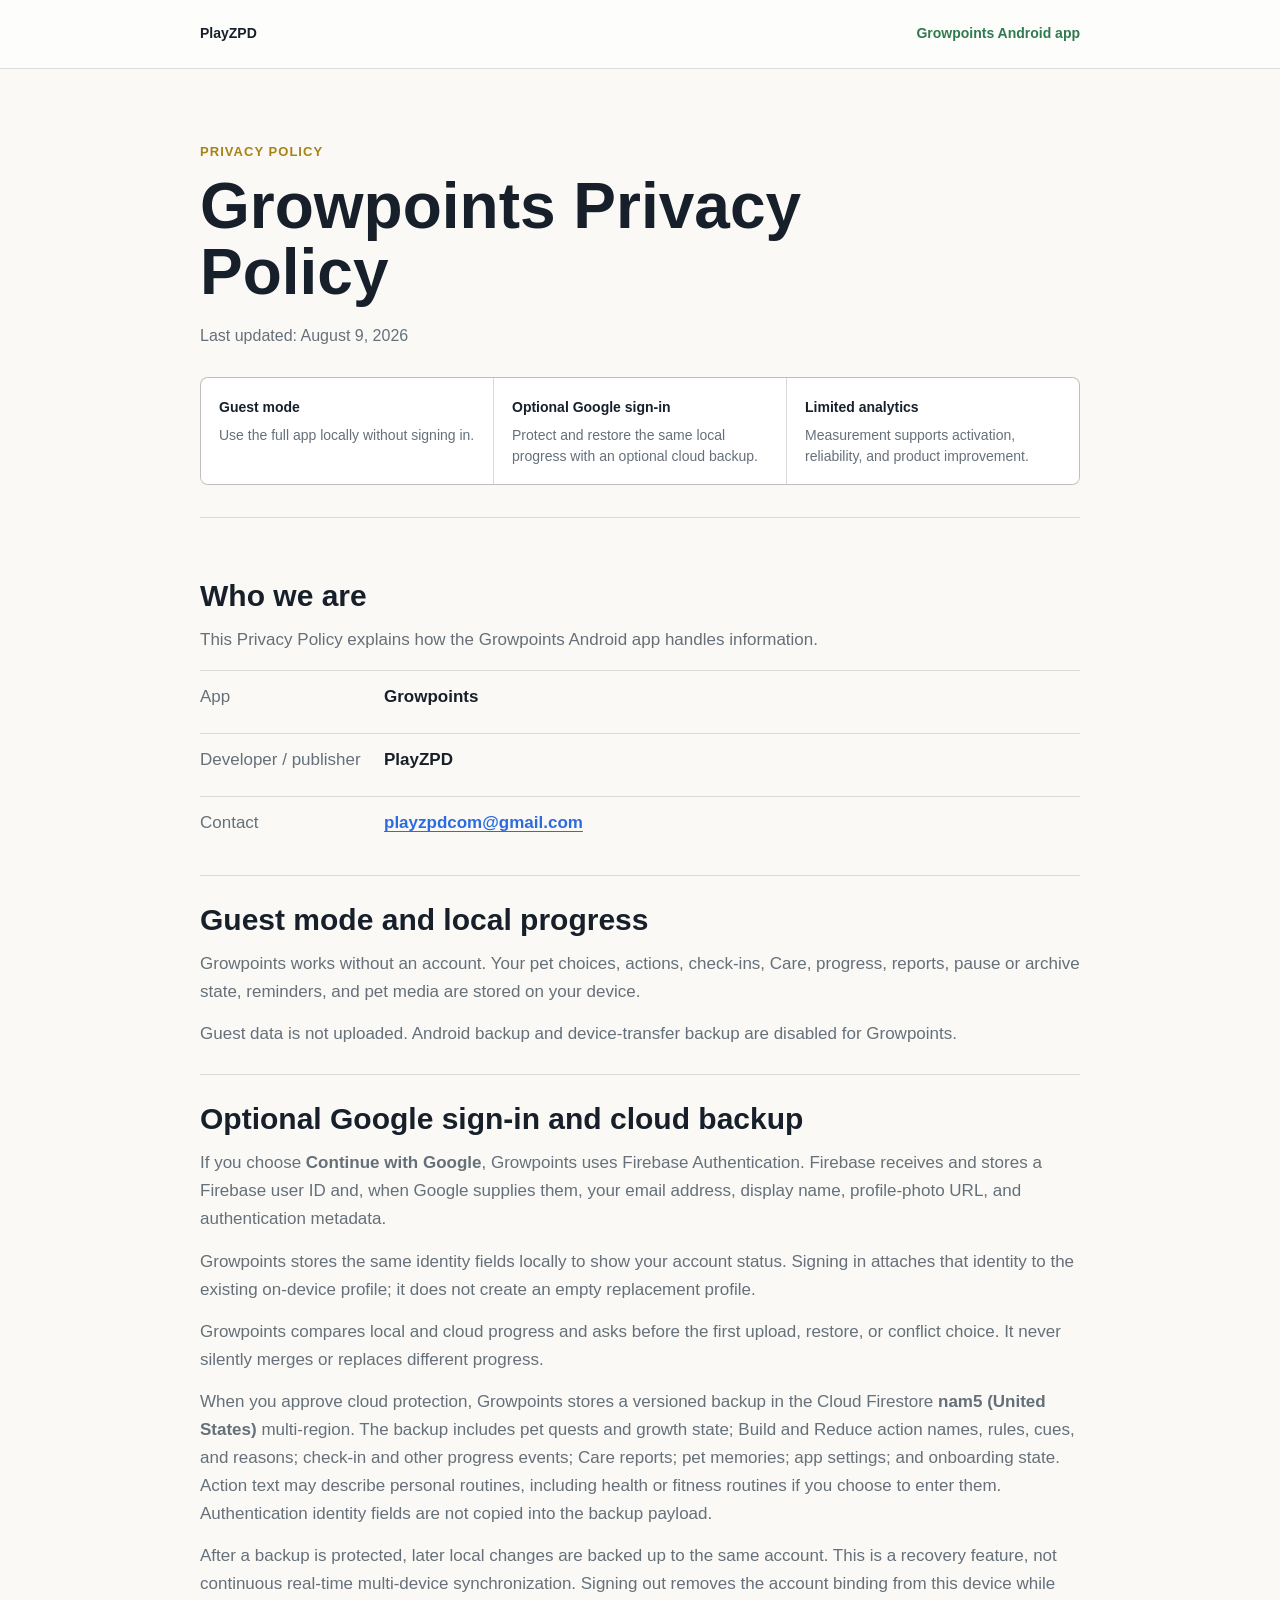
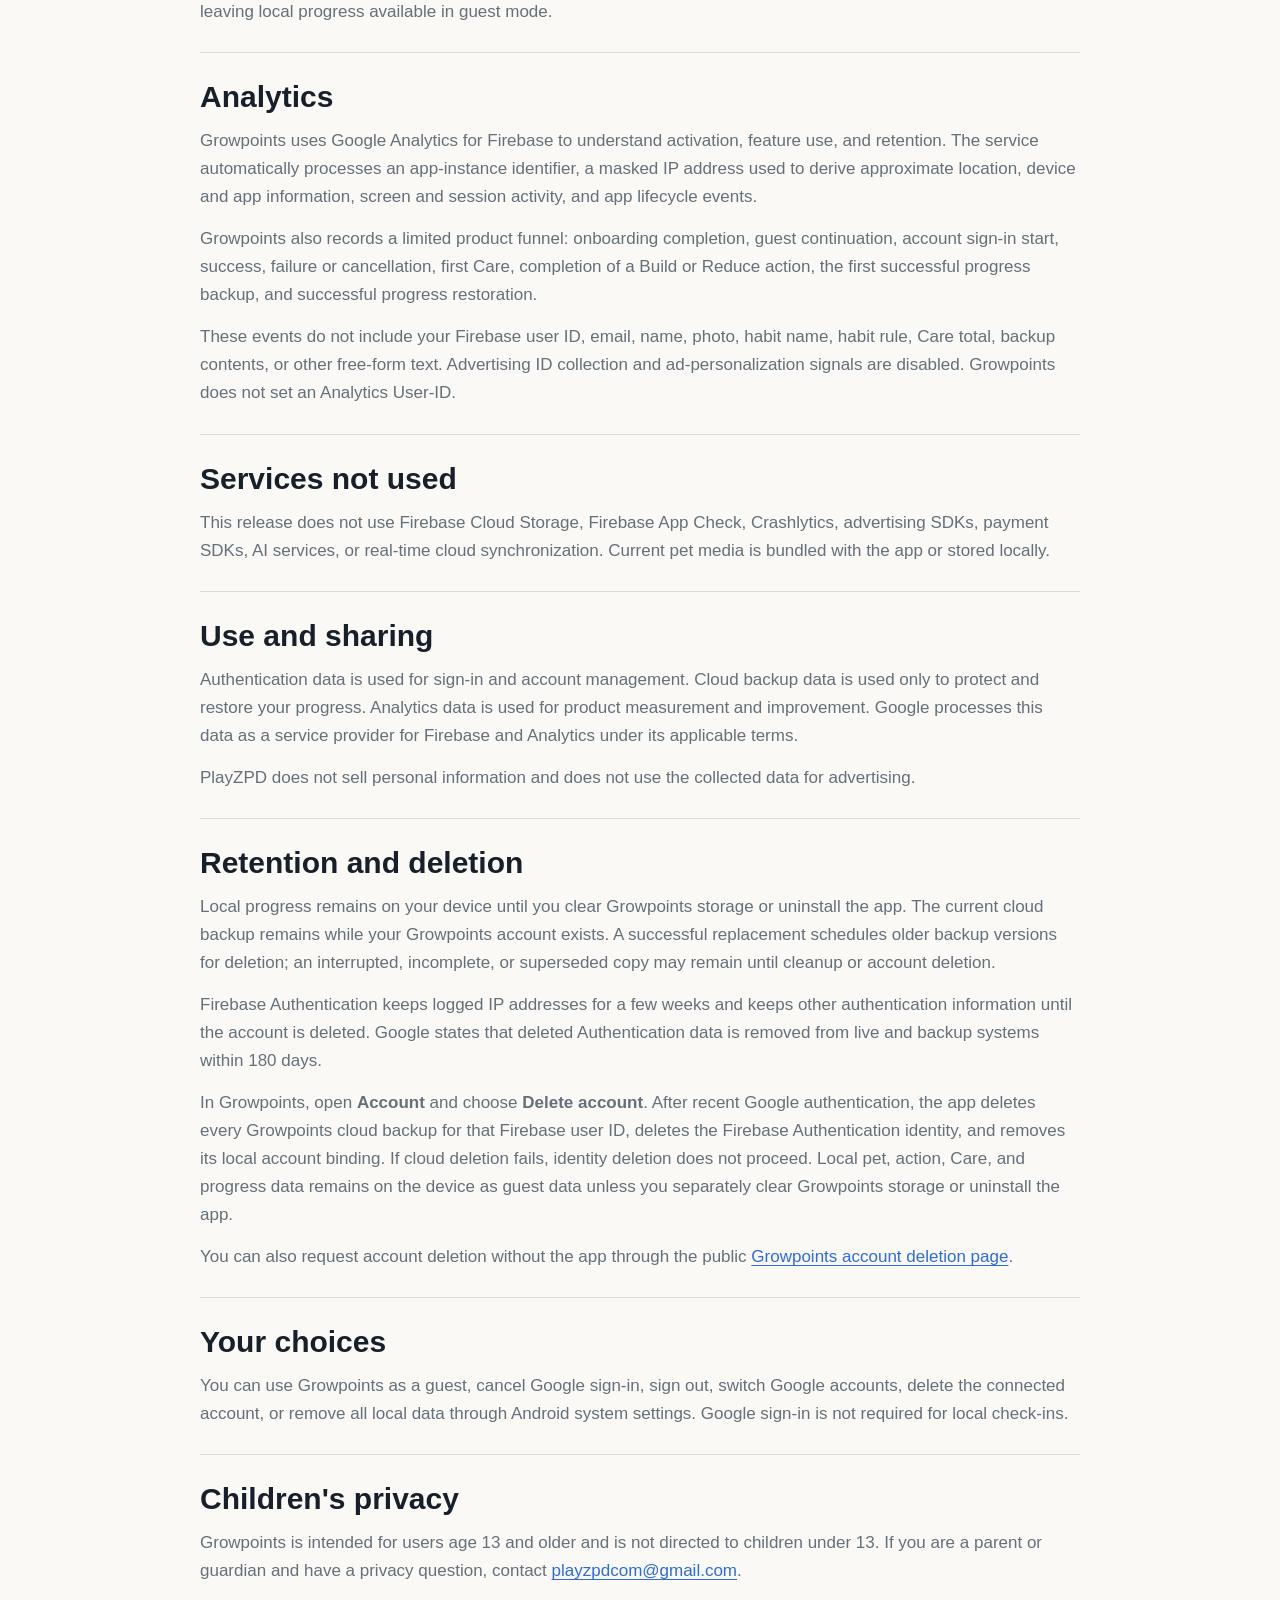
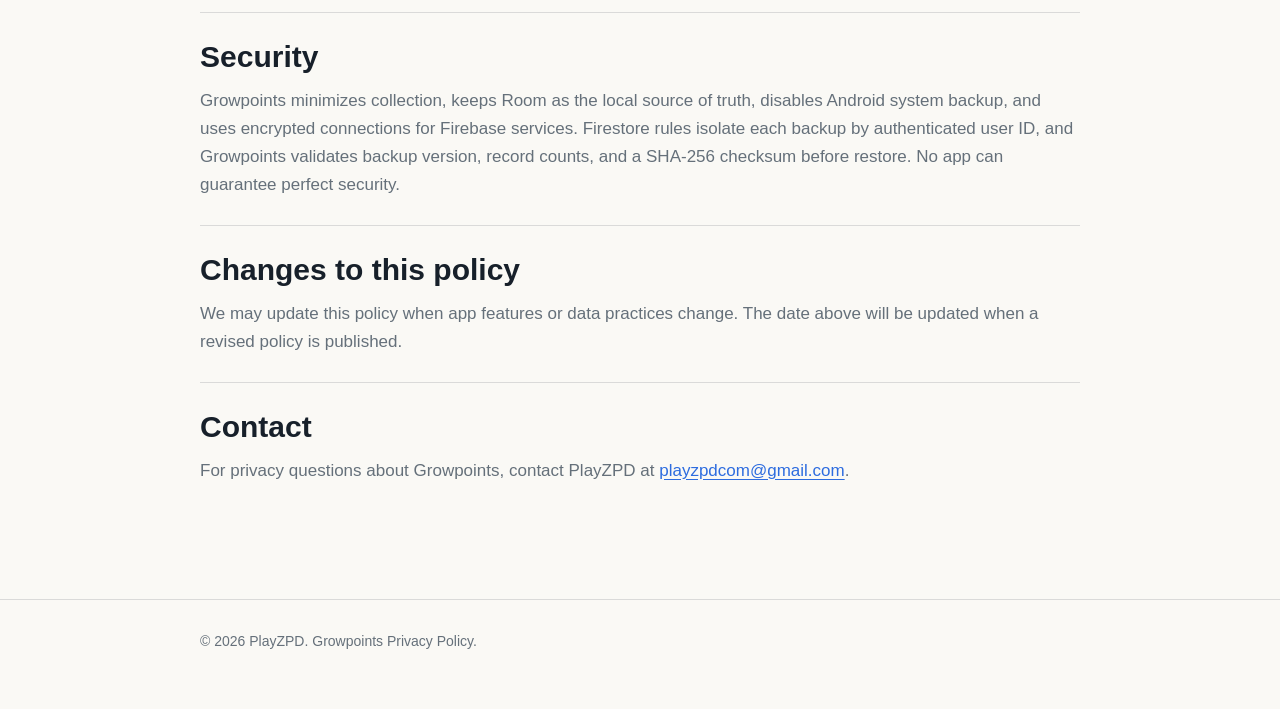
<file: legal/growpoints-privacy/index.html>
<!doctype html>
<html lang="en">
<head>
  <meta charset="utf-8" />
  <meta name="viewport" content="width=device-width, initial-scale=1" />

  <title>Growpoints Privacy Policy</title>
  <meta
    name="description"
    content="Privacy Policy for the Growpoints Android app"
  />
  <meta name="robots" content="noindex, follow" />
  <link rel="canonical" href="https://playzpd.com/legal/growpoints-privacy/" />
  <link rel="icon" type="image/png" href="../../playzpd-icon.png" />
  <link rel="apple-touch-icon" href="../../playzpd-icon.png" />

  <style>
    :root {
      --page: #faf9f5;
      --paper: #ffffff;
      --ink: #17202a;
      --muted: #65707a;
      --line: rgba(23, 32, 42, 0.14);
      --blue: #2d6cdf;
      --blue-soft: rgba(45, 108, 223, 0.09);
      --green: #2f7a4f;
      --gold: #a88216;
      --max: 880px;
    }

    * {
      box-sizing: border-box;
    }

    body {
      margin: 0;
      color: var(--ink);
      background: var(--page);
      font-family: -apple-system, BlinkMacSystemFont, "SF Pro Display", "Segoe UI", Roboto, Helvetica, Arial, sans-serif;
      line-height: 1.65;
    }

    a {
      color: var(--blue);
      text-underline-offset: 0.18em;
    }

    a:focus-visible {
      outline: 3px solid rgba(45, 108, 223, 0.36);
      outline-offset: 3px;
      border-radius: 4px;
    }

    .wrap {
      width: min(var(--max), calc(100% - 40px));
      margin: 0 auto;
    }

    .topbar {
      border-bottom: 1px solid var(--line);
      background: rgba(255, 255, 255, 0.74);
    }

    .topbar-inner {
      min-height: 68px;
      display: flex;
      align-items: center;
      justify-content: space-between;
      gap: 16px;
      color: var(--muted);
      font-size: 14px;
      font-weight: 650;
    }

    .brand {
      color: var(--ink);
      letter-spacing: 0;
    }

    .app-label {
      color: var(--green);
    }

    main {
      padding: 72px 0 88px;
    }

    .policy-header {
      padding-bottom: 28px;
      border-bottom: 1px solid var(--line);
      margin-bottom: 34px;
    }

    .kicker {
      margin: 0 0 12px;
      color: var(--gold);
      font-size: 13px;
      font-weight: 760;
      letter-spacing: 0.08em;
      text-transform: uppercase;
    }

    h1 {
      margin: 0;
      max-width: 720px;
      font-size: clamp(38px, 7vw, 64px);
      line-height: 1.02;
      letter-spacing: 0;
      font-weight: 820;
    }

    .updated {
      margin: 18px 0 0;
      color: var(--muted);
      font-size: 16px;
    }

    .summary {
      display: grid;
      grid-template-columns: repeat(3, 1fr);
      gap: 1px;
      margin: 28px 0 4px;
      overflow: hidden;
      border: 1px solid var(--line);
      border-radius: 8px;
      background: var(--line);
    }

    .summary div {
      min-height: 96px;
      padding: 18px;
      background: var(--paper);
    }

    .summary strong {
      display: block;
      margin-bottom: 6px;
      color: var(--ink);
      font-size: 14px;
    }

    .summary span {
      display: block;
      color: var(--muted);
      font-size: 14px;
      line-height: 1.45;
    }

    section {
      padding: 26px 0;
      border-bottom: 1px solid var(--line);
    }

    section:last-of-type {
      border-bottom: 0;
    }

    h2 {
      margin: 0 0 12px;
      font-size: clamp(22px, 3vw, 30px);
      line-height: 1.2;
      letter-spacing: 0;
    }

    p {
      margin: 0 0 14px;
      color: var(--muted);
      font-size: 17px;
    }

    p:last-child {
      margin-bottom: 0;
    }

    ul {
      margin: 12px 0 0;
      padding-left: 1.15rem;
      color: var(--muted);
      font-size: 17px;
    }

    li + li {
      margin-top: 8px;
    }

    .identity-list {
      display: grid;
      gap: 10px;
      margin: 16px 0 0;
      padding: 0;
      list-style: none;
    }

    .identity-list li {
      display: grid;
      grid-template-columns: 170px 1fr;
      gap: 14px;
      margin: 0;
      padding: 12px 0;
      border-top: 1px solid var(--line);
      color: var(--ink);
    }

    .identity-list span {
      color: var(--muted);
    }

    .note {
      margin-top: 16px;
      padding: 14px 16px;
      border-left: 4px solid var(--blue);
      background: var(--blue-soft);
      color: var(--ink);
      border-radius: 0 8px 8px 0;
    }

    footer {
      padding: 30px 0 56px;
      color: var(--muted);
      border-top: 1px solid var(--line);
      font-size: 14px;
    }

    @media (max-width: 720px) {
      .wrap {
        width: min(100% - 28px, var(--max));
      }

      main {
        padding: 48px 0 64px;
      }

      .topbar-inner {
        align-items: flex-start;
        flex-direction: column;
        justify-content: center;
        padding: 14px 0;
      }

      .summary {
        grid-template-columns: 1fr;
      }

      .summary div {
        min-height: auto;
      }

      .identity-list li {
        grid-template-columns: 1fr;
        gap: 2px;
      }
    }
  </style>
</head>

<body>
  <header class="topbar" aria-label="Policy identity">
    <div class="wrap topbar-inner">
      <div class="brand">PlayZPD</div>
      <div class="app-label">Growpoints Android app</div>
    </div>
  </header>

  <main class="wrap">
    <header class="policy-header">
      <p class="kicker">Privacy Policy</p>
      <h1>Growpoints Privacy Policy</h1>
      <p class="updated">Last updated: August 9, 2026</p>

      <div class="summary" aria-label="Current privacy summary">
        <div>
          <strong>Guest mode</strong>
          <span>Use the full app locally without signing in.</span>
        </div>
        <div>
          <strong>Optional Google sign-in</strong>
          <span>Protect and restore the same local progress with an optional cloud backup.</span>
        </div>
        <div>
          <strong>Limited analytics</strong>
          <span>Measurement supports activation, reliability, and product improvement.</span>
        </div>
      </div>
    </header>

    <section aria-labelledby="who-we-are">
      <h2 id="who-we-are">Who we are</h2>
      <p>This Privacy Policy explains how the Growpoints Android app handles information.</p>
      <ul class="identity-list">
        <li><span>App</span><strong>Growpoints</strong></li>
        <li><span>Developer / publisher</span><strong>PlayZPD</strong></li>
        <li><span>Contact</span><strong><a href="mailto:playzpdcom@gmail.com">playzpdcom@gmail.com</a></strong></li>
      </ul>
    </section>

    <section aria-labelledby="guest-mode">
      <h2 id="guest-mode">Guest mode and local progress</h2>
      <p>Growpoints works without an account. Your pet choices, actions, check-ins, Care, progress, reports, pause or archive state, reminders, and pet media are stored on your device.</p>
      <p>Guest data is not uploaded. Android backup and device-transfer backup are disabled for Growpoints.</p>
    </section>

    <section aria-labelledby="google-sign-in">
      <h2 id="google-sign-in">Optional Google sign-in and cloud backup</h2>
      <p>If you choose <strong>Continue with Google</strong>, Growpoints uses Firebase Authentication. Firebase receives and stores a Firebase user ID and, when Google supplies them, your email address, display name, profile-photo URL, and authentication metadata.</p>
      <p>Growpoints stores the same identity fields locally to show your account status. Signing in attaches that identity to the existing on-device profile; it does not create an empty replacement profile.</p>
      <p>Growpoints compares local and cloud progress and asks before the first upload, restore, or conflict choice. It never silently merges or replaces different progress.</p>
      <p>When you approve cloud protection, Growpoints stores a versioned backup in the Cloud Firestore <strong>nam5 (United States)</strong> multi-region. The backup includes pet quests and growth state; Build and Reduce action names, rules, cues, and reasons; check-in and other progress events; Care reports; pet memories; app settings; and onboarding state. Action text may describe personal routines, including health or fitness routines if you choose to enter them. Authentication identity fields are not copied into the backup payload.</p>
      <p>After a backup is protected, later local changes are backed up to the same account. This is a recovery feature, not continuous real-time multi-device synchronization. Signing out removes the account binding from this device while leaving local progress available in guest mode.</p>
    </section>

    <section aria-labelledby="analytics">
      <h2 id="analytics">Analytics</h2>
      <p>Growpoints uses Google Analytics for Firebase to understand activation, feature use, and retention. The service automatically processes an app-instance identifier, a masked IP address used to derive approximate location, device and app information, screen and session activity, and app lifecycle events.</p>
      <p>Growpoints also records a limited product funnel: onboarding completion, guest continuation, account sign-in start, success, failure or cancellation, first Care, completion of a Build or Reduce action, the first successful progress backup, and successful progress restoration.</p>
      <p>These events do not include your Firebase user ID, email, name, photo, habit name, habit rule, Care total, backup contents, or other free-form text. Advertising ID collection and ad-personalization signals are disabled. Growpoints does not set an Analytics User-ID.</p>
    </section>

    <section aria-labelledby="services-not-used">
      <h2 id="services-not-used">Services not used</h2>
      <p>This release does not use Firebase Cloud Storage, Firebase App Check, Crashlytics, advertising SDKs, payment SDKs, AI services, or real-time cloud synchronization. Current pet media is bundled with the app or stored locally.</p>
    </section>

    <section aria-labelledby="use-and-sharing">
      <h2 id="use-and-sharing">Use and sharing</h2>
      <p>Authentication data is used for sign-in and account management. Cloud backup data is used only to protect and restore your progress. Analytics data is used for product measurement and improvement. Google processes this data as a service provider for Firebase and Analytics under its applicable terms.</p>
      <p>PlayZPD does not sell personal information and does not use the collected data for advertising.</p>
    </section>

    <section aria-labelledby="retention-deletion">
      <h2 id="retention-deletion">Retention and deletion</h2>
      <p>Local progress remains on your device until you clear Growpoints storage or uninstall the app. The current cloud backup remains while your Growpoints account exists. A successful replacement schedules older backup versions for deletion; an interrupted, incomplete, or superseded copy may remain until cleanup or account deletion.</p>
      <p>Firebase Authentication keeps logged IP addresses for a few weeks and keeps other authentication information until the account is deleted. Google states that deleted Authentication data is removed from live and backup systems within 180 days.</p>
      <p>In Growpoints, open <strong>Account</strong> and choose <strong>Delete account</strong>. After recent Google authentication, the app deletes every Growpoints cloud backup for that Firebase user ID, deletes the Firebase Authentication identity, and removes its local account binding. If cloud deletion fails, identity deletion does not proceed. Local pet, action, Care, and progress data remains on the device as guest data unless you separately clear Growpoints storage or uninstall the app.</p>
      <p>You can also request account deletion without the app through the public <a href="https://playzpd.com/legal/growpoints-account-deletion/">Growpoints account deletion page</a>.</p>
    </section>

    <section aria-labelledby="your-choices">
      <h2 id="your-choices">Your choices</h2>
      <p>You can use Growpoints as a guest, cancel Google sign-in, sign out, switch Google accounts, delete the connected account, or remove all local data through Android system settings. Google sign-in is not required for local check-ins.</p>
    </section>

    <section aria-labelledby="childrens-privacy">
      <h2 id="childrens-privacy">Children's privacy</h2>
      <p>Growpoints is intended for users age 13 and older and is not directed to children under 13. If you are a parent or guardian and have a privacy question, contact <a href="mailto:playzpdcom@gmail.com">playzpdcom@gmail.com</a>.</p>
    </section>

    <section aria-labelledby="security">
      <h2 id="security">Security</h2>
      <p>Growpoints minimizes collection, keeps Room as the local source of truth, disables Android system backup, and uses encrypted connections for Firebase services. Firestore rules isolate each backup by authenticated user ID, and Growpoints validates backup version, record counts, and a SHA-256 checksum before restore. No app can guarantee perfect security.</p>
    </section>

    <section aria-labelledby="changes-to-this-policy">
      <h2 id="changes-to-this-policy">Changes to this policy</h2>
      <p>We may update this policy when app features or data practices change. The date above will be updated when a revised policy is published.</p>
    </section>

    <section aria-labelledby="contact">
      <h2 id="contact">Contact</h2>
      <p>For privacy questions about Growpoints, contact PlayZPD at <a href="mailto:playzpdcom@gmail.com">playzpdcom@gmail.com</a>.</p>
    </section>
  </main>

  <footer>
    <div class="wrap">&copy; 2026 PlayZPD. Growpoints Privacy Policy.</div>
  </footer>
</body>
</html>
</file>
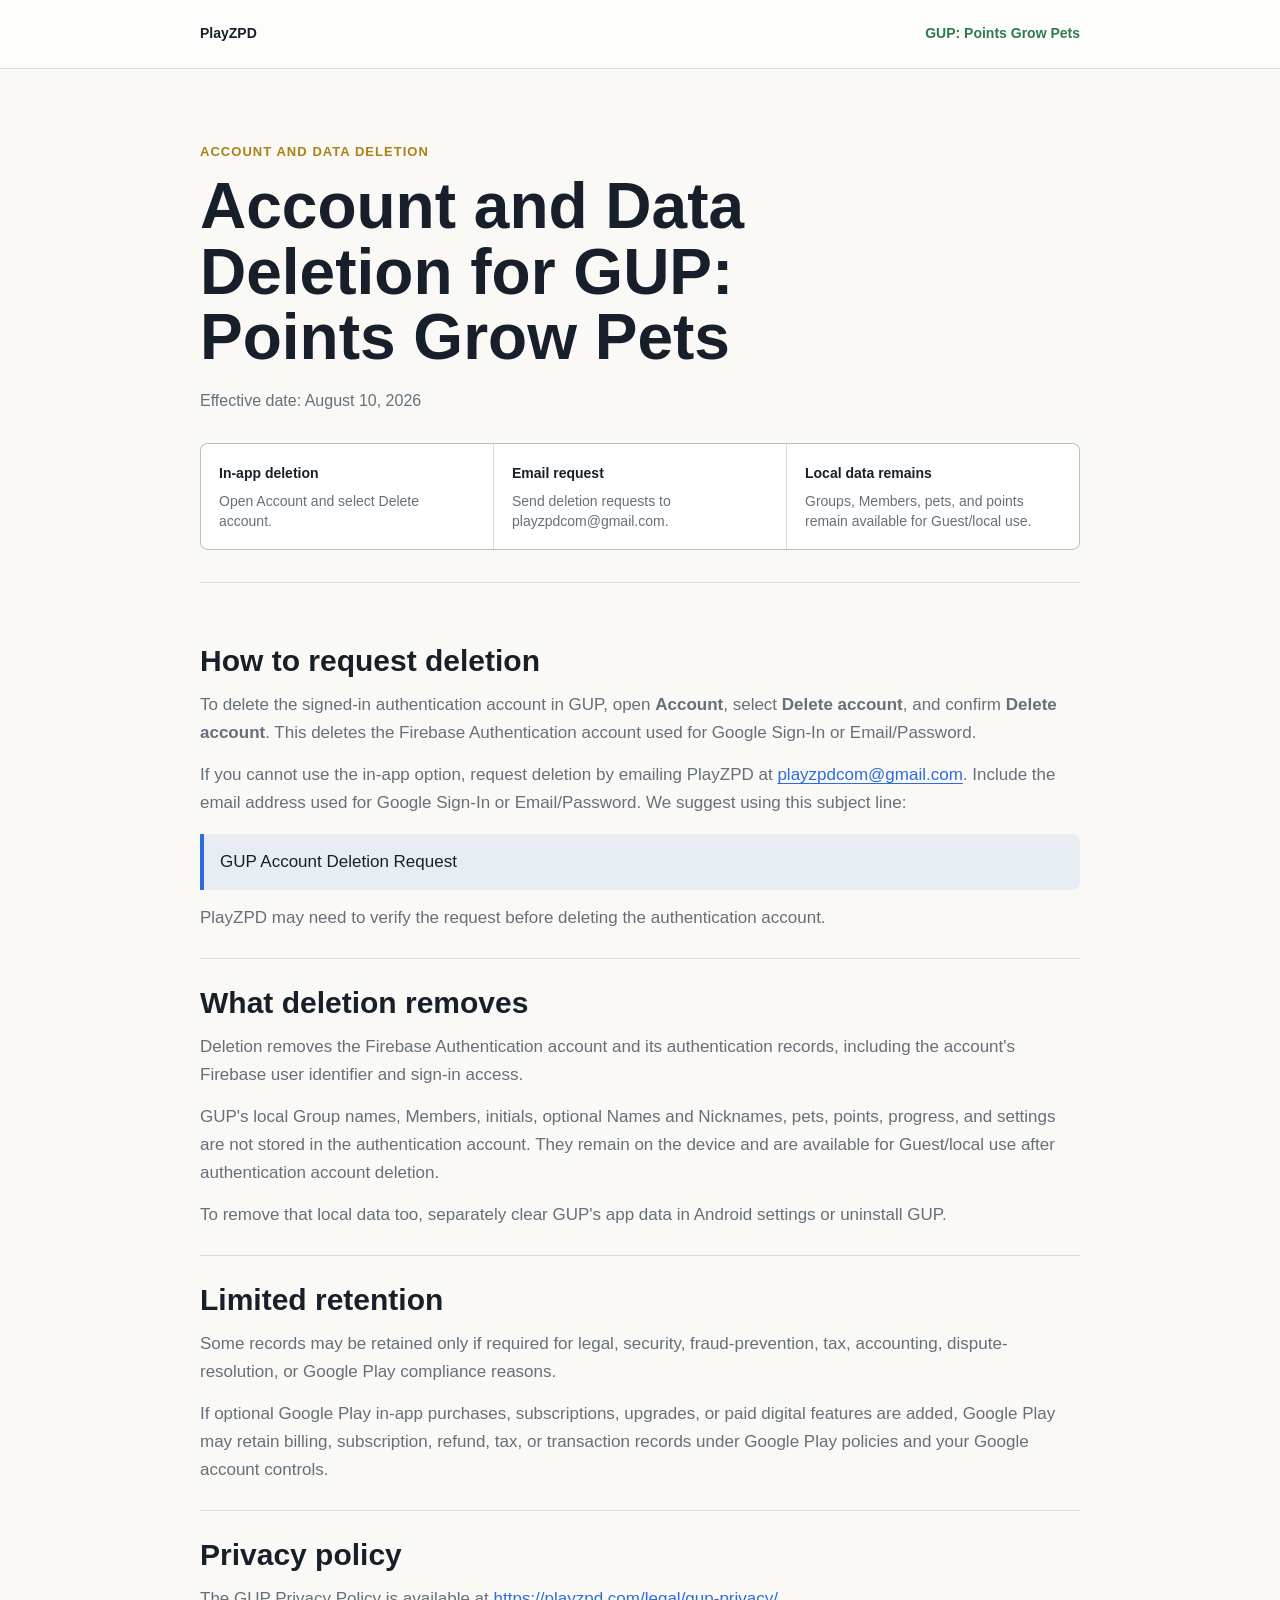
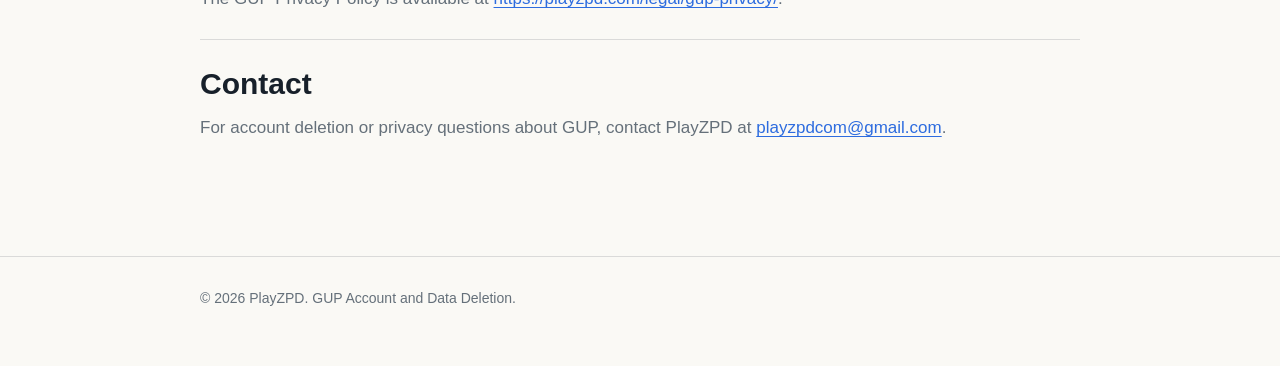
<file: legal/gup-delete-account/index.html>
<!doctype html>
<html lang="en">
<head>
  <meta charset="utf-8" />
  <meta name="viewport" content="width=device-width, initial-scale=1" />

  <title>Account and Data Deletion for GUP: Points Grow Pets</title>
  <meta
    name="description"
    content="How to delete your GUP: Points Grow Pets authentication account and understand what remains on your device"
  />
  <meta name="robots" content="noindex,nofollow" />
  <link rel="canonical" href="https://playzpd.com/legal/gup-delete-account/" />
  <link rel="icon" type="image/png" href="../../playzpd-icon.png" />
  <link rel="apple-touch-icon" href="../../playzpd-icon.png" />

  <style>
    :root {
      --page: #faf9f5;
      --paper: #ffffff;
      --ink: #17202a;
      --muted: #65707a;
      --line: rgba(23, 32, 42, 0.14);
      --blue: #2d6cdf;
      --blue-soft: rgba(45, 108, 223, 0.09);
      --green: #2f7a4f;
      --gold: #a88216;
      --max: 880px;
    }

    * {
      box-sizing: border-box;
    }

    body {
      margin: 0;
      color: var(--ink);
      background: var(--page);
      font-family: -apple-system, BlinkMacSystemFont, "SF Pro Display", "Segoe UI", Roboto, Helvetica, Arial, sans-serif;
      line-height: 1.65;
    }

    a {
      color: var(--blue);
      text-underline-offset: 0.18em;
    }

    a:focus-visible {
      outline: 3px solid rgba(45, 108, 223, 0.36);
      outline-offset: 3px;
      border-radius: 4px;
    }

    .wrap {
      width: min(var(--max), calc(100% - 40px));
      margin: 0 auto;
    }

    .topbar {
      border-bottom: 1px solid var(--line);
      background: rgba(255, 255, 255, 0.74);
    }

    .topbar-inner {
      min-height: 68px;
      display: flex;
      align-items: center;
      justify-content: space-between;
      gap: 16px;
      color: var(--muted);
      font-size: 14px;
      font-weight: 650;
    }

    .brand {
      color: var(--ink);
      letter-spacing: 0;
    }

    .app-label {
      color: var(--green);
    }

    main {
      padding: 72px 0 88px;
    }

    .policy-header {
      padding-bottom: 28px;
      border-bottom: 1px solid var(--line);
      margin-bottom: 34px;
    }

    .kicker {
      margin: 0 0 12px;
      color: var(--gold);
      font-size: 13px;
      font-weight: 760;
      letter-spacing: 0.08em;
      text-transform: uppercase;
    }

    h1 {
      margin: 0;
      max-width: 720px;
      font-size: clamp(38px, 7vw, 64px);
      line-height: 1.02;
      letter-spacing: 0;
      font-weight: 820;
    }

    .updated {
      margin: 18px 0 0;
      color: var(--muted);
      font-size: 16px;
    }

    .summary {
      display: grid;
      grid-template-columns: repeat(3, 1fr);
      gap: 1px;
      margin: 28px 0 4px;
      overflow: hidden;
      border: 1px solid var(--line);
      border-radius: 8px;
      background: var(--line);
    }

    .summary div {
      min-height: 96px;
      padding: 18px;
      background: var(--paper);
    }

    .summary strong {
      display: block;
      margin-bottom: 6px;
      color: var(--ink);
      font-size: 14px;
    }

    .summary span {
      display: block;
      color: var(--muted);
      font-size: 14px;
      line-height: 1.45;
    }

    section {
      padding: 26px 0;
      border-bottom: 1px solid var(--line);
    }

    section:last-of-type {
      border-bottom: 0;
    }

    h2 {
      margin: 0 0 12px;
      font-size: clamp(22px, 3vw, 30px);
      line-height: 1.2;
      letter-spacing: 0;
    }

    p {
      margin: 0 0 14px;
      color: var(--muted);
      font-size: 17px;
    }

    p:last-child {
      margin-bottom: 0;
    }

    ul {
      margin: 12px 0 0;
      padding-left: 1.15rem;
      color: var(--muted);
      font-size: 17px;
    }

    li + li {
      margin-top: 8px;
    }

    .identity-list {
      display: grid;
      gap: 10px;
      margin: 16px 0 0;
      padding: 0;
      list-style: none;
    }

    .identity-list li {
      display: grid;
      grid-template-columns: 170px 1fr;
      gap: 14px;
      margin: 0;
      padding: 12px 0;
      border-top: 1px solid var(--line);
      color: var(--ink);
    }

    .identity-list span {
      color: var(--muted);
    }

    .note {
      margin-top: 16px;
      padding: 14px 16px;
      border-left: 4px solid var(--blue);
      background: var(--blue-soft);
      color: var(--ink);
      border-radius: 0 8px 8px 0;
    }

    footer {
      padding: 30px 0 56px;
      color: var(--muted);
      border-top: 1px solid var(--line);
      font-size: 14px;
    }

    @media (max-width: 720px) {
      .wrap {
        width: min(100% - 28px, var(--max));
      }

      main {
        padding: 48px 0 64px;
      }

      .topbar-inner {
        align-items: flex-start;
        flex-direction: column;
        justify-content: center;
        padding: 14px 0;
      }

      .summary {
        grid-template-columns: 1fr;
      }

      .summary div {
        min-height: auto;
      }

      .identity-list li {
        grid-template-columns: 1fr;
        gap: 2px;
      }
    }
  </style>
</head>

<body>
  <header class="topbar" aria-label="Policy identity">
    <div class="wrap topbar-inner">
      <div class="brand">PlayZPD</div>
      <div class="app-label">GUP: Points Grow Pets</div>
    </div>
  </header>

  <main class="wrap">
    <header class="policy-header">
      <p class="kicker">Account and Data Deletion</p>
      <h1>Account and Data Deletion for GUP: Points Grow Pets</h1>
      <p class="updated">Effective date: August 10, 2026</p>

      <div class="summary" aria-label="Deletion request summary">
        <div>
          <strong>In-app deletion</strong>
          <span>Open Account and select Delete account.</span>
        </div>
        <div>
          <strong>Email request</strong>
          <span>Send deletion requests to playzpdcom@gmail.com.</span>
        </div>
        <div>
          <strong>Local data remains</strong>
          <span>Groups, Members, pets, and points remain available for Guest/local use.</span>
        </div>
      </div>
    </header>

    <section aria-labelledby="how-to-request">
      <h2 id="how-to-request">How to request deletion</h2>
      <p>To delete the signed-in authentication account in GUP, open <strong>Account</strong>, select <strong>Delete account</strong>, and confirm <strong>Delete account</strong>. This deletes the Firebase Authentication account used for Google Sign-In or Email/Password.</p>
      <p>If you cannot use the in-app option, request deletion by emailing PlayZPD at <a href="mailto:playzpdcom@gmail.com">playzpdcom@gmail.com</a>. Include the email address used for Google Sign-In or Email/Password. We suggest using this subject line:</p>
      <p class="note">GUP Account Deletion Request</p>
      <p>PlayZPD may need to verify the request before deleting the authentication account.</p>
    </section>

    <section aria-labelledby="what-may-be-deleted">
      <h2 id="what-may-be-deleted">What deletion removes</h2>
      <p>Deletion removes the Firebase Authentication account and its authentication records, including the account's Firebase user identifier and sign-in access.</p>
      <p>GUP's local Group names, Members, initials, optional Names and Nicknames, pets, points, progress, and settings are not stored in the authentication account. They remain on the device and are available for Guest/local use after authentication account deletion.</p>
      <p>To remove that local data too, separately clear GUP's app data in Android settings or uninstall GUP.</p>
    </section>

    <section aria-labelledby="limited-retention">
      <h2 id="limited-retention">Limited retention</h2>
      <p>Some records may be retained only if required for legal, security, fraud-prevention, tax, accounting, dispute-resolution, or Google Play compliance reasons.</p>
      <p>If optional Google Play in-app purchases, subscriptions, upgrades, or paid digital features are added, Google Play may retain billing, subscription, refund, tax, or transaction records under Google Play policies and your Google account controls.</p>
    </section>

    <section aria-labelledby="privacy-policy">
      <h2 id="privacy-policy">Privacy policy</h2>
      <p>The GUP Privacy Policy is available at <a href="https://playzpd.com/legal/gup-privacy/">https://playzpd.com/legal/gup-privacy/</a>.</p>
    </section>

    <section aria-labelledby="contact">
      <h2 id="contact">Contact</h2>
      <p>For account deletion or privacy questions about GUP, contact PlayZPD at <a href="mailto:playzpdcom@gmail.com">playzpdcom@gmail.com</a>.</p>
    </section>
  </main>

  <footer>
    <div class="wrap">&copy; 2026 PlayZPD. GUP Account and Data Deletion.</div>
  </footer>
</body>
</html>
</file>
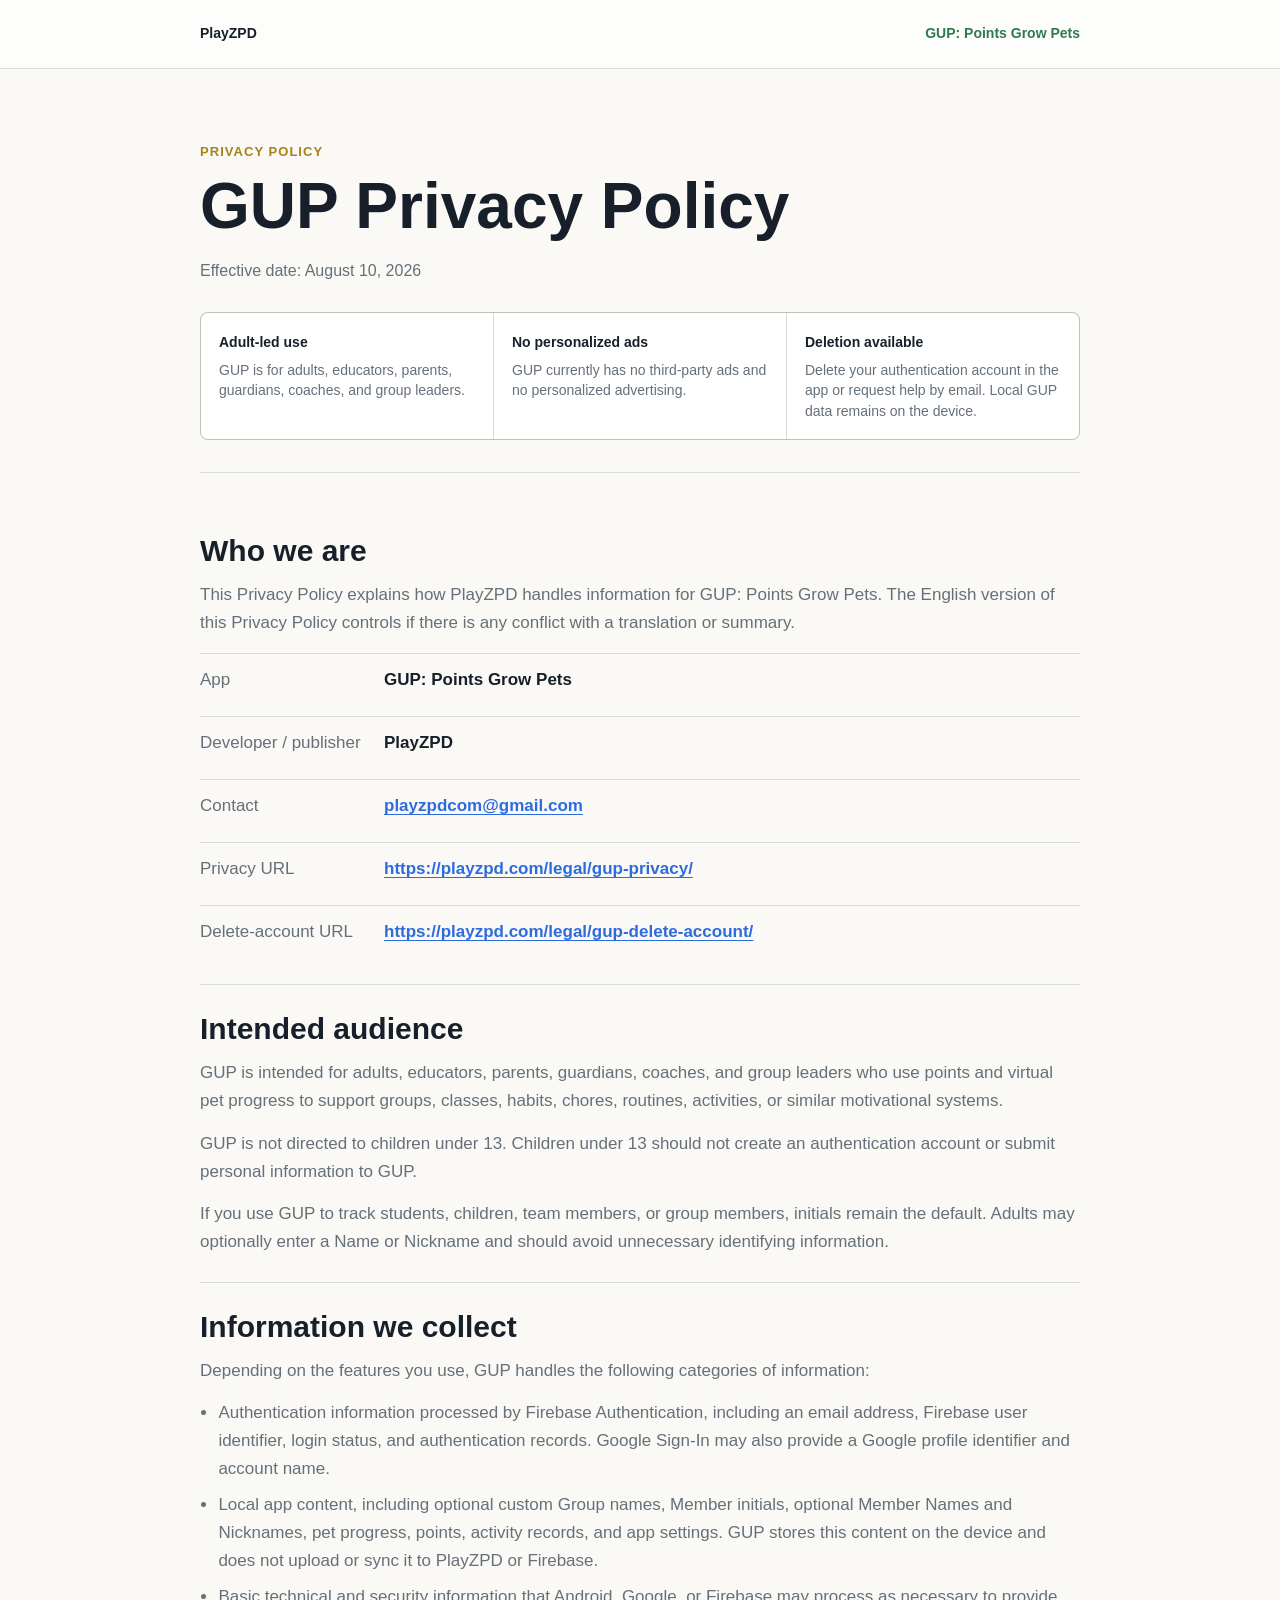
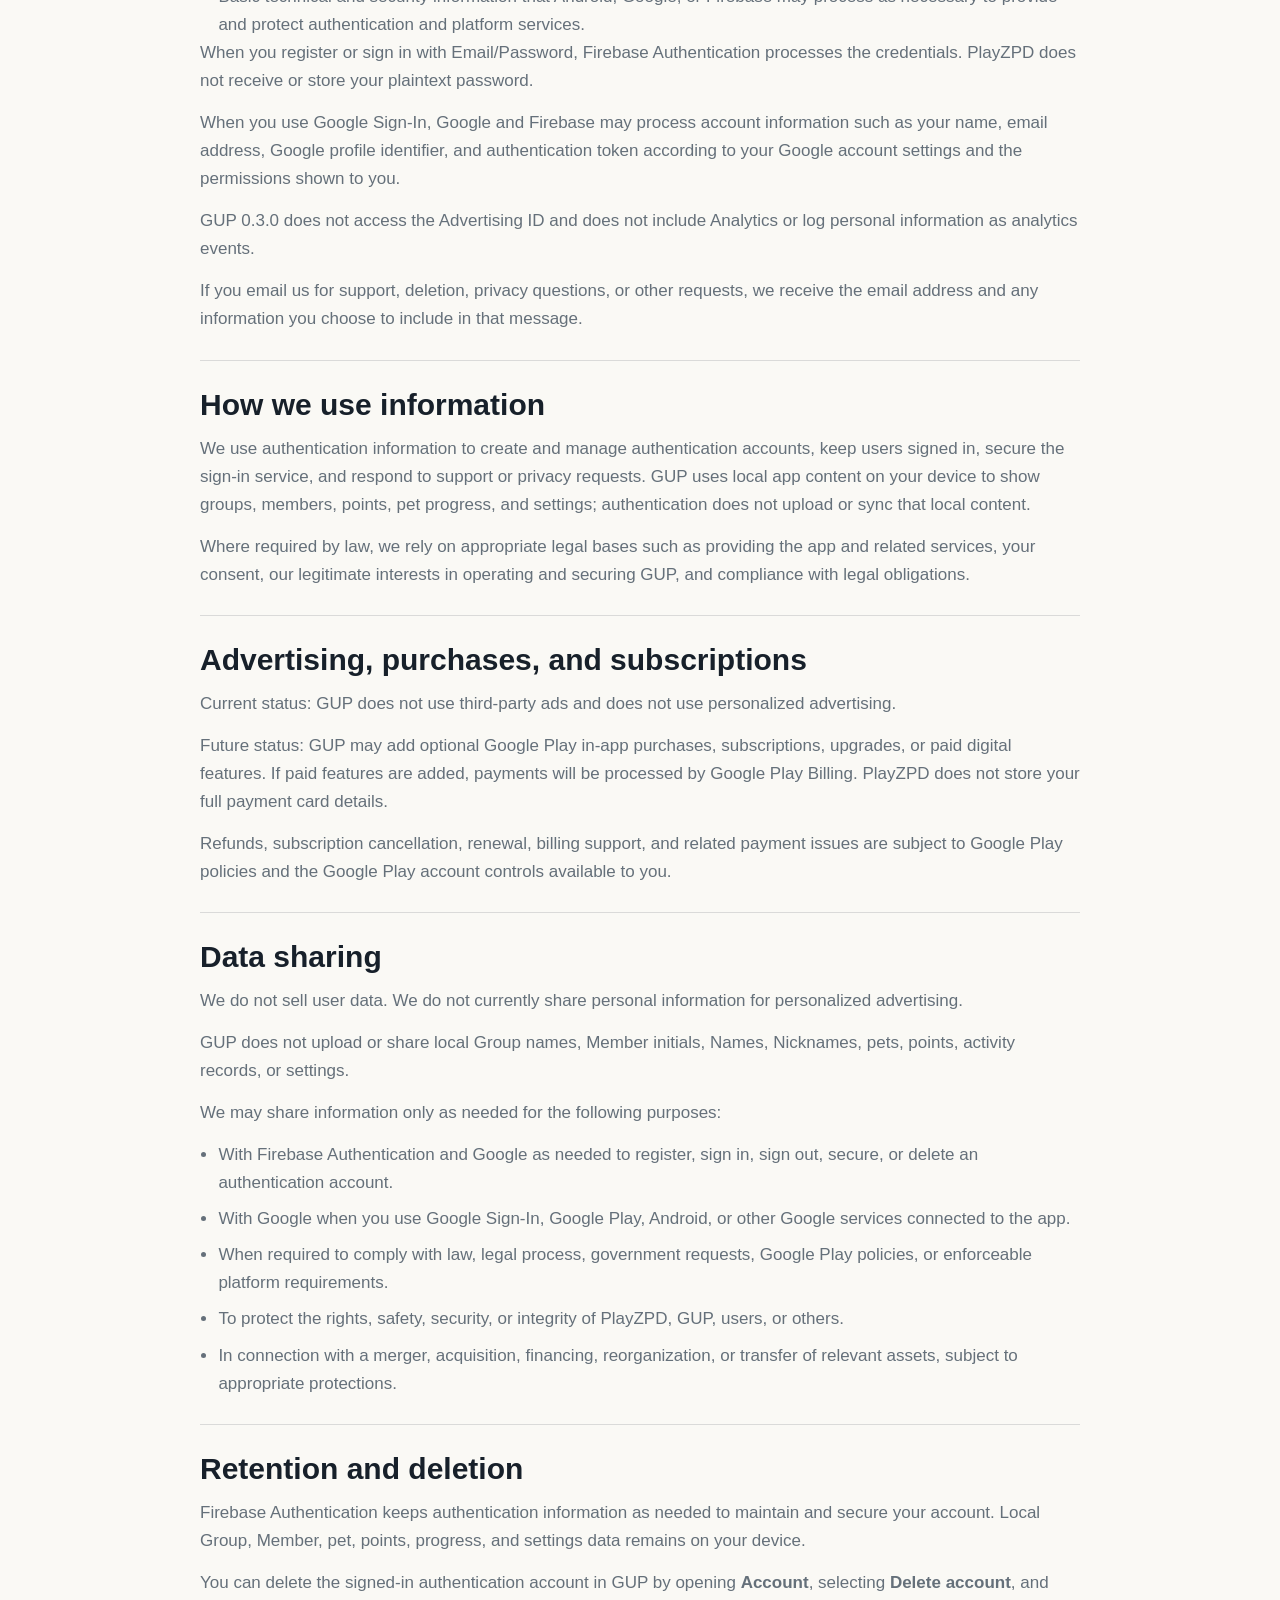
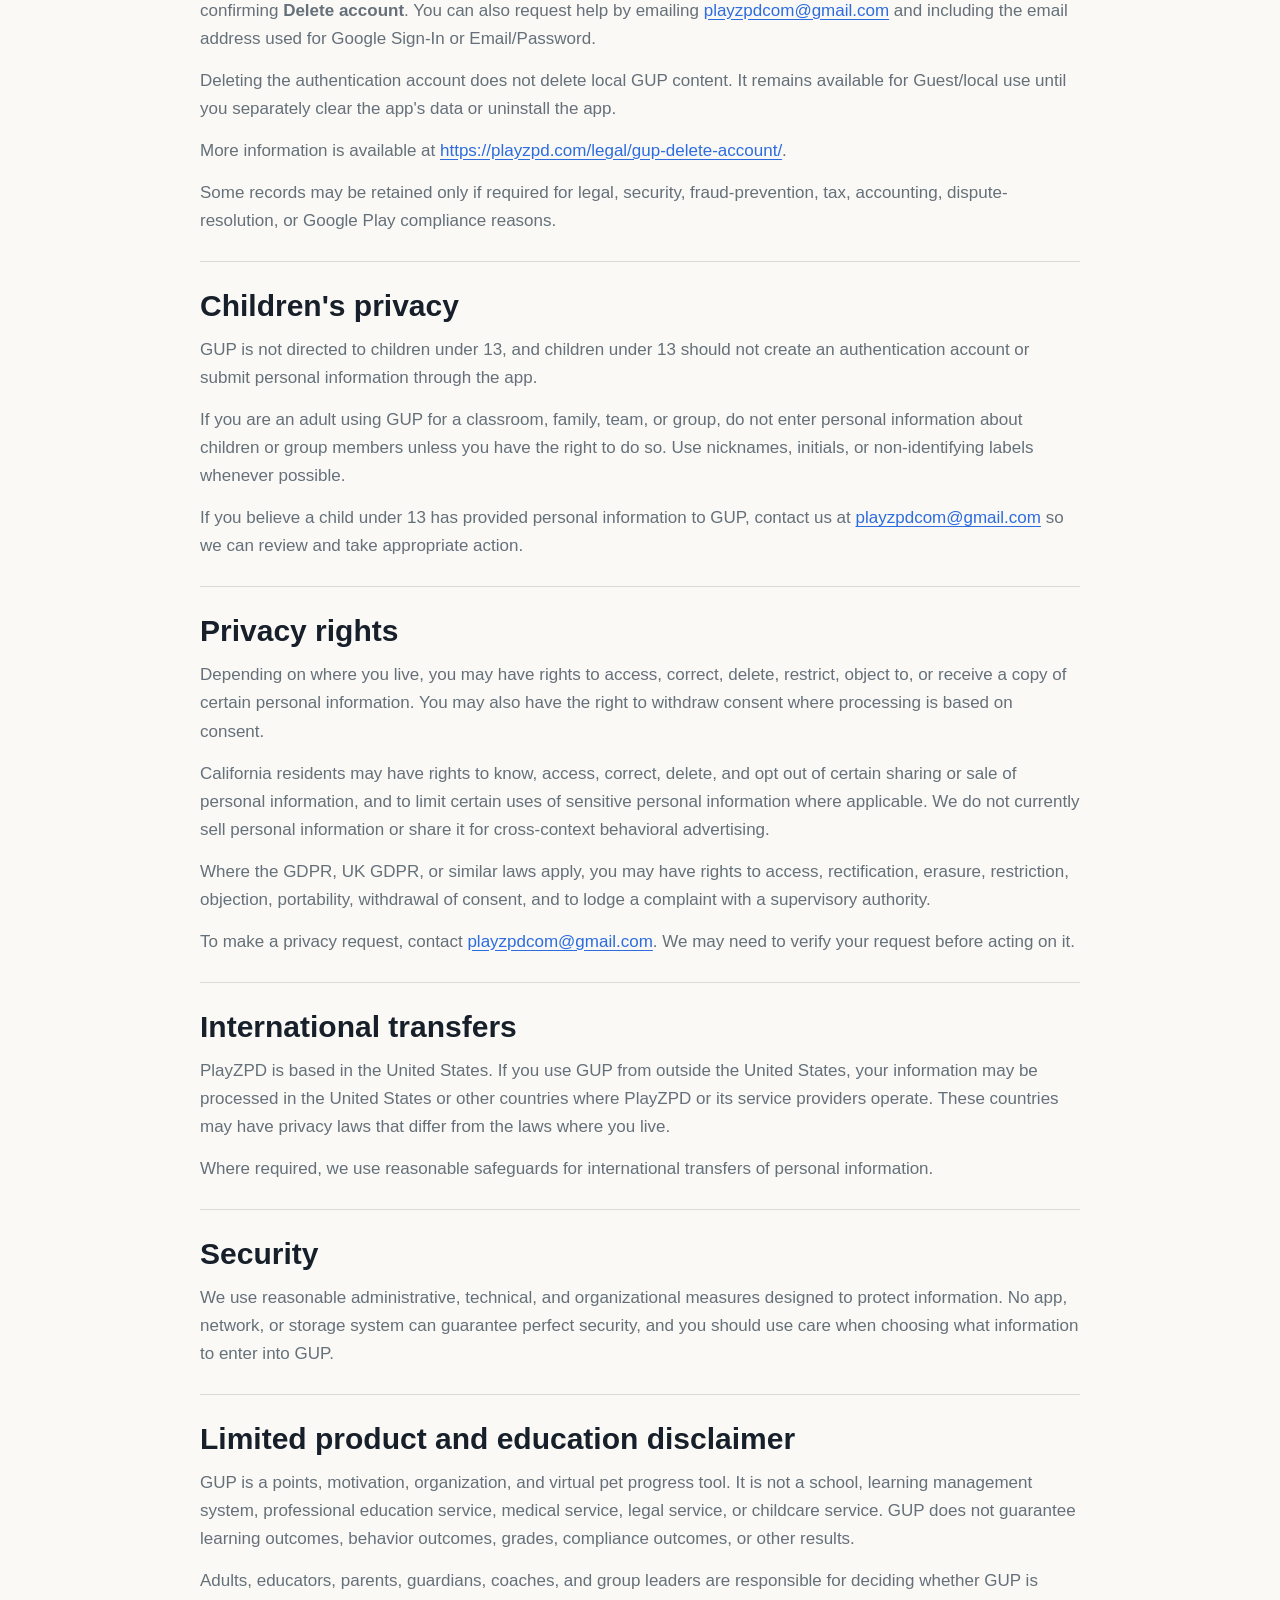
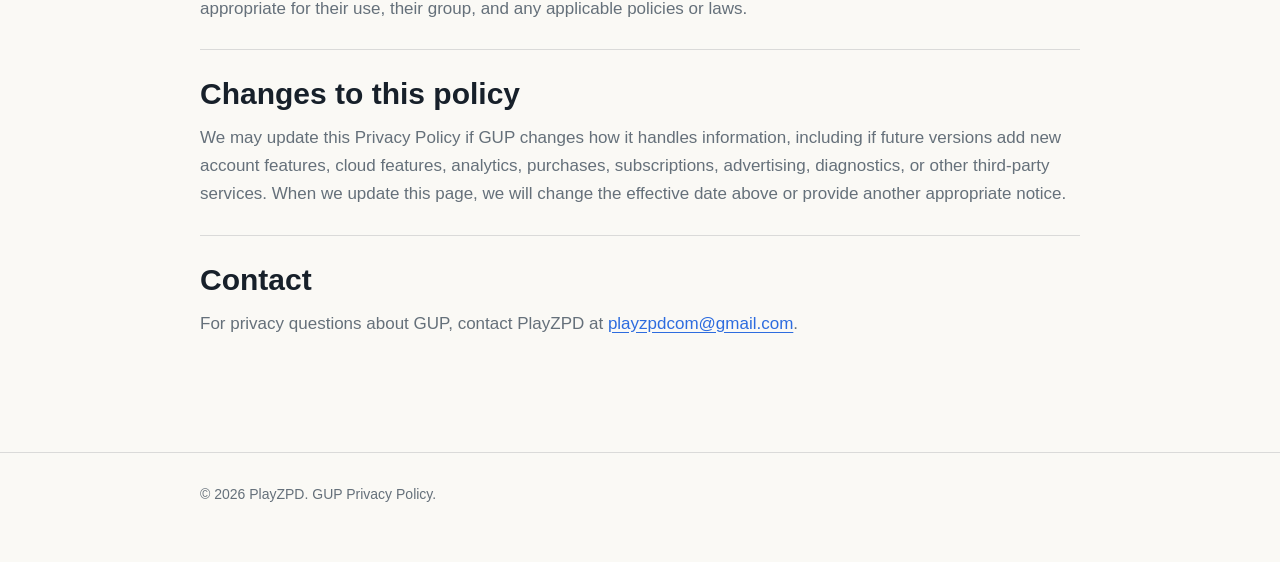
<file: legal/gup-privacy/index.html>
<!doctype html>
<html lang="en">
<head>
  <meta charset="utf-8" />
  <meta name="viewport" content="width=device-width, initial-scale=1" />

  <title>GUP Privacy Policy</title>
  <meta
    name="description"
    content="Privacy Policy for GUP: Points Grow Pets"
  />
  <meta name="robots" content="noindex,nofollow" />
  <link rel="canonical" href="https://playzpd.com/legal/gup-privacy/" />
  <link rel="icon" type="image/png" href="../../playzpd-icon.png" />
  <link rel="apple-touch-icon" href="../../playzpd-icon.png" />

  <style>
    :root {
      --page: #faf9f5;
      --paper: #ffffff;
      --ink: #17202a;
      --muted: #65707a;
      --line: rgba(23, 32, 42, 0.14);
      --blue: #2d6cdf;
      --blue-soft: rgba(45, 108, 223, 0.09);
      --green: #2f7a4f;
      --gold: #a88216;
      --max: 880px;
    }

    * {
      box-sizing: border-box;
    }

    body {
      margin: 0;
      color: var(--ink);
      background: var(--page);
      font-family: -apple-system, BlinkMacSystemFont, "SF Pro Display", "Segoe UI", Roboto, Helvetica, Arial, sans-serif;
      line-height: 1.65;
    }

    a {
      color: var(--blue);
      text-underline-offset: 0.18em;
    }

    a:focus-visible {
      outline: 3px solid rgba(45, 108, 223, 0.36);
      outline-offset: 3px;
      border-radius: 4px;
    }

    .wrap {
      width: min(var(--max), calc(100% - 40px));
      margin: 0 auto;
    }

    .topbar {
      border-bottom: 1px solid var(--line);
      background: rgba(255, 255, 255, 0.74);
    }

    .topbar-inner {
      min-height: 68px;
      display: flex;
      align-items: center;
      justify-content: space-between;
      gap: 16px;
      color: var(--muted);
      font-size: 14px;
      font-weight: 650;
    }

    .brand {
      color: var(--ink);
      letter-spacing: 0;
    }

    .app-label {
      color: var(--green);
    }

    main {
      padding: 72px 0 88px;
    }

    .policy-header {
      padding-bottom: 28px;
      border-bottom: 1px solid var(--line);
      margin-bottom: 34px;
    }

    .kicker {
      margin: 0 0 12px;
      color: var(--gold);
      font-size: 13px;
      font-weight: 760;
      letter-spacing: 0.08em;
      text-transform: uppercase;
    }

    h1 {
      margin: 0;
      max-width: 720px;
      font-size: clamp(38px, 7vw, 64px);
      line-height: 1.02;
      letter-spacing: 0;
      font-weight: 820;
    }

    .updated {
      margin: 18px 0 0;
      color: var(--muted);
      font-size: 16px;
    }

    .summary {
      display: grid;
      grid-template-columns: repeat(3, 1fr);
      gap: 1px;
      margin: 28px 0 4px;
      overflow: hidden;
      border: 1px solid var(--line);
      border-radius: 8px;
      background: var(--line);
    }

    .summary div {
      min-height: 96px;
      padding: 18px;
      background: var(--paper);
    }

    .summary strong {
      display: block;
      margin-bottom: 6px;
      color: var(--ink);
      font-size: 14px;
    }

    .summary span {
      display: block;
      color: var(--muted);
      font-size: 14px;
      line-height: 1.45;
    }

    section {
      padding: 26px 0;
      border-bottom: 1px solid var(--line);
    }

    section:last-of-type {
      border-bottom: 0;
    }

    h2 {
      margin: 0 0 12px;
      font-size: clamp(22px, 3vw, 30px);
      line-height: 1.2;
      letter-spacing: 0;
    }

    p {
      margin: 0 0 14px;
      color: var(--muted);
      font-size: 17px;
    }

    p:last-child {
      margin-bottom: 0;
    }

    ul {
      margin: 12px 0 0;
      padding-left: 1.15rem;
      color: var(--muted);
      font-size: 17px;
    }

    li + li {
      margin-top: 8px;
    }

    .identity-list {
      display: grid;
      gap: 10px;
      margin: 16px 0 0;
      padding: 0;
      list-style: none;
    }

    .identity-list li {
      display: grid;
      grid-template-columns: 170px 1fr;
      gap: 14px;
      margin: 0;
      padding: 12px 0;
      border-top: 1px solid var(--line);
      color: var(--ink);
    }

    .identity-list span {
      color: var(--muted);
    }

    .note {
      margin-top: 16px;
      padding: 14px 16px;
      border-left: 4px solid var(--blue);
      background: var(--blue-soft);
      color: var(--ink);
      border-radius: 0 8px 8px 0;
    }

    footer {
      padding: 30px 0 56px;
      color: var(--muted);
      border-top: 1px solid var(--line);
      font-size: 14px;
    }

    @media (max-width: 720px) {
      .wrap {
        width: min(100% - 28px, var(--max));
      }

      main {
        padding: 48px 0 64px;
      }

      .topbar-inner {
        align-items: flex-start;
        flex-direction: column;
        justify-content: center;
        padding: 14px 0;
      }

      .summary {
        grid-template-columns: 1fr;
      }

      .summary div {
        min-height: auto;
      }

      .identity-list li {
        grid-template-columns: 1fr;
        gap: 2px;
      }
    }
  </style>
</head>

<body>
  <header class="topbar" aria-label="Policy identity">
    <div class="wrap topbar-inner">
      <div class="brand">PlayZPD</div>
      <div class="app-label">GUP: Points Grow Pets</div>
    </div>
  </header>

  <main class="wrap">
    <header class="policy-header">
      <p class="kicker">Privacy Policy</p>
      <h1>GUP Privacy Policy</h1>
      <p class="updated">Effective date: August 10, 2026</p>

      <div class="summary" aria-label="Current privacy summary">
        <div>
          <strong>Adult-led use</strong>
          <span>GUP is for adults, educators, parents, guardians, coaches, and group leaders.</span>
        </div>
        <div>
          <strong>No personalized ads</strong>
          <span>GUP currently has no third-party ads and no personalized advertising.</span>
        </div>
        <div>
          <strong>Deletion available</strong>
          <span>Delete your authentication account in the app or request help by email. Local GUP data remains on the device.</span>
        </div>
      </div>
    </header>

    <section aria-labelledby="who-we-are">
      <h2 id="who-we-are">Who we are</h2>
      <p>This Privacy Policy explains how PlayZPD handles information for GUP: Points Grow Pets. The English version of this Privacy Policy controls if there is any conflict with a translation or summary.</p>
      <ul class="identity-list">
        <li><span>App</span><strong>GUP: Points Grow Pets</strong></li>
        <li><span>Developer / publisher</span><strong>PlayZPD</strong></li>
        <li><span>Contact</span><strong><a href="mailto:playzpdcom@gmail.com">playzpdcom@gmail.com</a></strong></li>
        <li><span>Privacy URL</span><strong><a href="https://playzpd.com/legal/gup-privacy/">https://playzpd.com/legal/gup-privacy/</a></strong></li>
        <li><span>Delete-account URL</span><strong><a href="https://playzpd.com/legal/gup-delete-account/">https://playzpd.com/legal/gup-delete-account/</a></strong></li>
      </ul>
    </section>

    <section aria-labelledby="intended-audience">
      <h2 id="intended-audience">Intended audience</h2>
      <p>GUP is intended for adults, educators, parents, guardians, coaches, and group leaders who use points and virtual pet progress to support groups, classes, habits, chores, routines, activities, or similar motivational systems.</p>
      <p>GUP is not directed to children under 13. Children under 13 should not create an authentication account or submit personal information to GUP.</p>
      <p>If you use GUP to track students, children, team members, or group members, initials remain the default. Adults may optionally enter a Name or Nickname and should avoid unnecessary identifying information.</p>
    </section>

    <section aria-labelledby="information-we-collect">
      <h2 id="information-we-collect">Information we collect</h2>
      <p>Depending on the features you use, GUP handles the following categories of information:</p>
      <ul>
        <li>Authentication information processed by Firebase Authentication, including an email address, Firebase user identifier, login status, and authentication records. Google Sign-In may also provide a Google profile identifier and account name.</li>
        <li>Local app content, including optional custom Group names, Member initials, optional Member Names and Nicknames, pet progress, points, activity records, and app settings. GUP stores this content on the device and does not upload or sync it to PlayZPD or Firebase.</li>
        <li>Basic technical and security information that Android, Google, or Firebase may process as necessary to provide and protect authentication and platform services.</li>
      </ul>
      <p>When you register or sign in with Email/Password, Firebase Authentication processes the credentials. PlayZPD does not receive or store your plaintext password.</p>
      <p>When you use Google Sign-In, Google and Firebase may process account information such as your name, email address, Google profile identifier, and authentication token according to your Google account settings and the permissions shown to you.</p>
      <p>GUP 0.3.0 does not access the Advertising ID and does not include Analytics or log personal information as analytics events.</p>
      <p>If you email us for support, deletion, privacy questions, or other requests, we receive the email address and any information you choose to include in that message.</p>
    </section>

    <section aria-labelledby="how-we-use-information">
      <h2 id="how-we-use-information">How we use information</h2>
      <p>We use authentication information to create and manage authentication accounts, keep users signed in, secure the sign-in service, and respond to support or privacy requests. GUP uses local app content on your device to show groups, members, points, pet progress, and settings; authentication does not upload or sync that local content.</p>
      <p>Where required by law, we rely on appropriate legal bases such as providing the app and related services, your consent, our legitimate interests in operating and securing GUP, and compliance with legal obligations.</p>
    </section>

    <section aria-labelledby="advertising-and-purchases">
      <h2 id="advertising-and-purchases">Advertising, purchases, and subscriptions</h2>
      <p>Current status: GUP does not use third-party ads and does not use personalized advertising.</p>
      <p>Future status: GUP may add optional Google Play in-app purchases, subscriptions, upgrades, or paid digital features. If paid features are added, payments will be processed by Google Play Billing. PlayZPD does not store your full payment card details.</p>
      <p>Refunds, subscription cancellation, renewal, billing support, and related payment issues are subject to Google Play policies and the Google Play account controls available to you.</p>
    </section>

    <section aria-labelledby="data-sharing">
      <h2 id="data-sharing">Data sharing</h2>
      <p>We do not sell user data. We do not currently share personal information for personalized advertising.</p>
      <p>GUP does not upload or share local Group names, Member initials, Names, Nicknames, pets, points, activity records, or settings.</p>
      <p>We may share information only as needed for the following purposes:</p>
      <ul>
        <li>With Firebase Authentication and Google as needed to register, sign in, sign out, secure, or delete an authentication account.</li>
        <li>With Google when you use Google Sign-In, Google Play, Android, or other Google services connected to the app.</li>
        <li>When required to comply with law, legal process, government requests, Google Play policies, or enforceable platform requirements.</li>
        <li>To protect the rights, safety, security, or integrity of PlayZPD, GUP, users, or others.</li>
        <li>In connection with a merger, acquisition, financing, reorganization, or transfer of relevant assets, subject to appropriate protections.</li>
      </ul>
    </section>

    <section aria-labelledby="retention-and-deletion">
      <h2 id="retention-and-deletion">Retention and deletion</h2>
      <p>Firebase Authentication keeps authentication information as needed to maintain and secure your account. Local Group, Member, pet, points, progress, and settings data remains on your device.</p>
      <p>You can delete the signed-in authentication account in GUP by opening <strong>Account</strong>, selecting <strong>Delete account</strong>, and confirming <strong>Delete account</strong>. You can also request help by emailing <a href="mailto:playzpdcom@gmail.com">playzpdcom@gmail.com</a> and including the email address used for Google Sign-In or Email/Password.</p>
      <p>Deleting the authentication account does not delete local GUP content. It remains available for Guest/local use until you separately clear the app's data or uninstall the app.</p>
      <p>More information is available at <a href="https://playzpd.com/legal/gup-delete-account/">https://playzpd.com/legal/gup-delete-account/</a>.</p>
      <p>Some records may be retained only if required for legal, security, fraud-prevention, tax, accounting, dispute-resolution, or Google Play compliance reasons.</p>
    </section>

    <section aria-labelledby="childrens-privacy">
      <h2 id="childrens-privacy">Children's privacy</h2>
      <p>GUP is not directed to children under 13, and children under 13 should not create an authentication account or submit personal information through the app.</p>
      <p>If you are an adult using GUP for a classroom, family, team, or group, do not enter personal information about children or group members unless you have the right to do so. Use nicknames, initials, or non-identifying labels whenever possible.</p>
      <p>If you believe a child under 13 has provided personal information to GUP, contact us at <a href="mailto:playzpdcom@gmail.com">playzpdcom@gmail.com</a> so we can review and take appropriate action.</p>
    </section>

    <section aria-labelledby="privacy-rights">
      <h2 id="privacy-rights">Privacy rights</h2>
      <p>Depending on where you live, you may have rights to access, correct, delete, restrict, object to, or receive a copy of certain personal information. You may also have the right to withdraw consent where processing is based on consent.</p>
      <p>California residents may have rights to know, access, correct, delete, and opt out of certain sharing or sale of personal information, and to limit certain uses of sensitive personal information where applicable. We do not currently sell personal information or share it for cross-context behavioral advertising.</p>
      <p>Where the GDPR, UK GDPR, or similar laws apply, you may have rights to access, rectification, erasure, restriction, objection, portability, withdrawal of consent, and to lodge a complaint with a supervisory authority.</p>
      <p>To make a privacy request, contact <a href="mailto:playzpdcom@gmail.com">playzpdcom@gmail.com</a>. We may need to verify your request before acting on it.</p>
    </section>

    <section aria-labelledby="international-transfers">
      <h2 id="international-transfers">International transfers</h2>
      <p>PlayZPD is based in the United States. If you use GUP from outside the United States, your information may be processed in the United States or other countries where PlayZPD or its service providers operate. These countries may have privacy laws that differ from the laws where you live.</p>
      <p>Where required, we use reasonable safeguards for international transfers of personal information.</p>
    </section>

    <section aria-labelledby="security">
      <h2 id="security">Security</h2>
      <p>We use reasonable administrative, technical, and organizational measures designed to protect information. No app, network, or storage system can guarantee perfect security, and you should use care when choosing what information to enter into GUP.</p>
    </section>

    <section aria-labelledby="limited-disclaimer">
      <h2 id="limited-disclaimer">Limited product and education disclaimer</h2>
      <p>GUP is a points, motivation, organization, and virtual pet progress tool. It is not a school, learning management system, professional education service, medical service, legal service, or childcare service. GUP does not guarantee learning outcomes, behavior outcomes, grades, compliance outcomes, or other results.</p>
      <p>Adults, educators, parents, guardians, coaches, and group leaders are responsible for deciding whether GUP is appropriate for their use, their group, and any applicable policies or laws.</p>
    </section>

    <section aria-labelledby="changes-to-this-policy">
      <h2 id="changes-to-this-policy">Changes to this policy</h2>
      <p>We may update this Privacy Policy if GUP changes how it handles information, including if future versions add new account features, cloud features, analytics, purchases, subscriptions, advertising, diagnostics, or other third-party services. When we update this page, we will change the effective date above or provide another appropriate notice.</p>
    </section>

    <section aria-labelledby="contact">
      <h2 id="contact">Contact</h2>
      <p>For privacy questions about GUP, contact PlayZPD at <a href="mailto:playzpdcom@gmail.com">playzpdcom@gmail.com</a>.</p>
    </section>
  </main>

  <footer>
    <div class="wrap">&copy; 2026 PlayZPD. GUP Privacy Policy.</div>
  </footer>
</body>
</html>
</file>
<file: growpoints/styles.css>
:root {
  --page: #f7f5ef;
  --paper: #fffdf8;
  --ink: #263334;
  --playzpd-ink: #17202a;
  --muted: #657574;
  --moss: #2e5e66;
  --moss-deep: #214a51;
  --moss-night: #173b41;
  --soft-moss: #dce9e7;
  --coral: #ff7a59;
  --peach: #ffe5dd;
  --sun: #f4c66b;
  --playzpd-blue: #2d6cdf;
  --line: rgba(38, 51, 52, 0.14);
  --line-strong: rgba(38, 51, 52, 0.24);
  --shadow: 0 30px 84px rgba(38, 51, 52, 0.15);
  --shadow-soft: 0 18px 48px rgba(38, 51, 52, 0.09);
  --radius-xl: 44px;
  --radius-lg: 30px;
  --radius-md: 18px;
  --max: 1180px;
  --display: -apple-system, BlinkMacSystemFont, "SF Pro Display", "Segoe UI Variable Display", "Segoe UI", sans-serif;
  --body: -apple-system, BlinkMacSystemFont, "SF Pro Text", "Segoe UI Variable Text", "Segoe UI", sans-serif;
}

* {
  box-sizing: border-box;
}

html {
  scroll-behavior: smooth;
  scroll-padding-top: 92px;
}

body {
  margin: 0;
  color: var(--ink);
  background: var(--page);
  font-family: var(--body);
  font-size: 16px;
  line-height: 1.6;
  letter-spacing: -0.01em;
  overflow-x: hidden;
  text-rendering: optimizeLegibility;
}

img,
svg {
  display: block;
  max-width: 100%;
}

a {
  color: inherit;
  text-decoration: none;
}

p,
h1,
h2,
h3,
figure,
dl,
dd {
  margin: 0;
}

ul,
ol {
  margin: 0;
  padding: 0;
}

.wrap {
  width: min(var(--max), calc(100% - 48px));
  margin-inline: auto;
}

.visually-hidden {
  position: absolute !important;
  width: 1px !important;
  height: 1px !important;
  padding: 0 !important;
  margin: -1px !important;
  overflow: hidden !important;
  clip: rect(0, 0, 0, 0) !important;
  white-space: nowrap !important;
  border: 0 !important;
}

.skip-link {
  position: fixed;
  top: 10px;
  left: 10px;
  z-index: 100;
  padding: 10px 14px;
  border-radius: 10px;
  color: #fff;
  background: var(--playzpd-ink);
  transform: translateY(-150%);
  transition: transform 160ms ease;
}

.skip-link:focus {
  transform: translateY(0);
}

.site-header {
  position: sticky;
  top: 0;
  z-index: 50;
  border-bottom: 1px solid rgba(38, 51, 52, 0.09);
  background: rgba(247, 245, 239, 0.90);
  -webkit-backdrop-filter: blur(18px);
  backdrop-filter: blur(18px);
}

.nav-inner {
  min-height: 72px;
  display: flex;
  align-items: center;
  gap: 28px;
}

.brand {
  display: inline-flex;
  align-items: center;
  gap: 11px;
  color: var(--playzpd-ink);
  font-family: var(--display);
  font-weight: 780;
  letter-spacing: -0.035em;
  white-space: nowrap;
}

.brand img {
  width: 38px;
  height: 38px;
  border-radius: 12px;
  box-shadow: 0 8px 22px rgba(23, 32, 42, 0.14);
}

.nav-links {
  margin-left: auto;
  display: flex;
  align-items: center;
  gap: 23px;
  color: var(--muted);
  font-size: 14px;
  font-weight: 640;
}

.nav-links a,
.nav-store,
.text-link,
footer a {
  transition: color 160ms ease, background-color 160ms ease, transform 160ms ease;
}

.nav-links a:hover,
.nav-links a:focus-visible {
  color: var(--ink);
}

.nav-store {
  min-height: 42px;
  display: inline-flex;
  align-items: center;
  justify-content: center;
  gap: 7px;
  padding: 9px 15px;
  border: 1px solid var(--line-strong);
  border-radius: 999px;
  color: var(--moss-deep);
  background: rgba(255, 253, 248, 0.76);
  font-size: 14px;
  font-weight: 740;
  white-space: nowrap;
}

.nav-store:hover,
.nav-store:focus-visible {
  background: var(--paper);
  transform: translateY(-1px);
}

h1,
h2,
h3 {
  color: var(--playzpd-ink);
  font-family: var(--display);
}

h1 {
  font-size: clamp(64px, 7.2vw, 96px);
  font-weight: 830;
  letter-spacing: -0.078em;
  line-height: 0.88;
}

h2 {
  max-width: 760px;
  font-size: clamp(42px, 5vw, 62px);
  font-weight: 800;
  letter-spacing: -0.058em;
  line-height: 0.98;
}

h3 {
  font-size: 26px;
  font-weight: 760;
  letter-spacing: -0.04em;
  line-height: 1.08;
}

.kicker {
  margin-bottom: 12px;
  color: var(--moss);
  font-size: 13px;
  font-weight: 780;
  letter-spacing: 0.055em;
  text-transform: uppercase;
}

.section-head {
  margin-bottom: 58px;
  display: grid;
  grid-template-columns: minmax(0, 0.88fr) minmax(0, 1.12fr);
  gap: 74px;
  align-items: end;
}

.section-lead {
  max-width: 570px;
  padding-bottom: 4px;
  color: var(--muted);
  font-size: clamp(18px, 1.65vw, 20px);
}

.hero {
  position: relative;
  isolation: isolate;
  padding: 54px 0 70px;
  overflow: hidden;
  background:
    radial-gradient(circle at 4% 16%, rgba(46, 94, 102, 0.055), transparent 28rem),
    var(--page);
}

.hero::before {
  content: "";
  position: absolute;
  z-index: -1;
  right: -8%;
  top: 6%;
  width: min(66vw, 970px);
  height: 88%;
  border-radius: 48% 0 0 42%;
  background:
    radial-gradient(circle at 70% 22%, rgba(244, 198, 107, 0.28), transparent 27%),
    linear-gradient(145deg, rgba(220, 233, 231, 0.94), rgba(239, 242, 229, 0.76));
}

.hero-grid {
  min-height: min(780px, calc(100svh - 126px));
  display: grid;
  grid-template-columns: minmax(0, 2fr) minmax(0, 3fr);
  align-items: center;
  gap: 46px;
}

.hero-copy {
  position: relative;
  z-index: 5;
  max-width: 510px;
  margin-top: 34px;
}

.entity-line {
  margin-bottom: 18px;
  color: var(--moss);
  font-size: 12px;
  font-weight: 780;
  letter-spacing: 0.052em;
  text-transform: uppercase;
}

.entity-line span {
  margin-inline: 5px;
  color: var(--coral);
}

.hero-tagline {
  margin-top: 24px;
  color: var(--moss-deep);
  font-family: var(--display);
  font-size: clamp(29px, 3.05vw, 40px);
  font-weight: 750;
  letter-spacing: -0.05em;
  line-height: 1.03;
}

.hero-definition {
  max-width: 500px;
  margin-top: 20px;
  color: var(--muted);
  font-size: clamp(17px, 1.4vw, 19px);
  line-height: 1.5;
}

.hero-truth {
  max-width: 500px;
  margin-top: 17px;
  color: var(--ink);
  font-size: 14px;
  font-weight: 610;
  line-height: 1.5;
}

.hero-actions {
  margin-top: 25px;
  display: flex;
  align-items: center;
  flex-wrap: wrap;
  gap: 18px;
}

.button {
  min-height: 52px;
  display: inline-flex;
  align-items: center;
  justify-content: center;
  gap: 10px;
  padding: 13px 20px;
  border: 1px solid transparent;
  border-radius: 999px;
  font-weight: 750;
  line-height: 1.2;
  transition: transform 170ms ease, box-shadow 170ms ease, background-color 170ms ease;
}

.button:hover,
.button:focus-visible {
  transform: translateY(-2px);
}

.button-primary {
  border-color: var(--moss-deep);
  color: #fff;
  background: var(--moss-deep);
}

.button-primary:hover,
.button-primary:focus-visible {
  background: var(--moss-night);
  box-shadow: 0 14px 34px rgba(33, 74, 81, 0.20);
}

.text-link {
  color: var(--muted);
  font-size: 13px;
  font-weight: 680;
}

.text-link:hover,
.text-link:focus-visible {
  color: var(--moss-deep);
}

.availability {
  margin-top: 13px;
  color: var(--muted);
  font-size: 12px;
}

.availability span {
  padding-inline: 5px;
  color: rgba(46, 94, 102, 0.46);
}

.product-stage {
  position: relative;
  width: 100%;
  height: 670px;
}

.product-stage::before {
  content: "";
  position: absolute;
  inset: 24px -2% 20px 10%;
  border: 1px solid rgba(46, 94, 102, 0.11);
  border-radius: 74px 24px 74px 24px;
  background: rgba(255, 253, 248, 0.58);
  transform: rotate(-1.3deg);
}

.pet-journey {
  position: absolute;
  z-index: 1;
  inset: 42px -8% 66px -2%;
  overflow: hidden;
  border-radius: 64px 24px 64px 24px;
  background: var(--paper);
  box-shadow: 0 25px 70px rgba(38, 51, 52, 0.13);
}

.pet-journey img {
  width: 100%;
  height: 100%;
  object-fit: cover;
  object-position: 56% center;
}

.phone {
  overflow: hidden;
  border: 7px solid var(--ink);
  border-radius: 38px;
  background: var(--paper);
  box-shadow: 0 30px 72px rgba(38, 51, 52, 0.24);
}

.phone img {
  width: 100%;
  height: auto;
}

.hero-phone {
  position: absolute;
  z-index: 4;
  right: 0;
  bottom: 20px;
  width: 260px;
}

.care-model {
  position: absolute;
  z-index: 5;
  left: 0;
  bottom: 62px;
  width: 302px;
  min-height: 82px;
  display: grid;
  grid-template-columns: minmax(0, 1fr) auto auto auto auto;
  align-items: center;
  gap: 8px;
  padding: 13px 15px;
  border: 1px solid rgba(38, 51, 52, 0.13);
  border-radius: 20px;
  color: var(--muted);
  background: rgba(255, 253, 248, 0.96);
  box-shadow: 0 20px 46px rgba(38, 51, 52, 0.15);
  font-size: 12px;
}

.care-inputs {
  display: grid;
  gap: 7px;
}

.care-inputs span {
  display: flex;
  align-items: center;
  gap: 7px;
  white-space: nowrap;
}

.care-inputs i {
  width: 9px;
  height: 9px;
  border-radius: 50%;
  background: var(--coral);
  box-shadow: 0 0 0 4px var(--peach);
}

.care-inputs span + span i {
  background: var(--moss);
  box-shadow: 0 0 0 4px var(--soft-moss);
}

.care-model strong {
  color: var(--moss-deep);
  font-size: 14px;
}

.care-arrow {
  color: var(--sun);
  font-weight: 900;
}

.pet-result {
  color: var(--ink);
  font-weight: 730;
  white-space: nowrap;
}

.product-stage figcaption {
  position: absolute;
  z-index: 5;
  left: 16px;
  bottom: 13px;
  max-width: 320px;
  color: var(--moss-deep);
  font-size: 12px;
  font-weight: 650;
  line-height: 1.42;
}

.problem-section {
  padding: 158px 0 166px;
  border-block: 1px solid rgba(38, 51, 52, 0.09);
  background: var(--paper);
}

.problem-grid {
  max-width: 970px;
  text-align: center;
}

.problem-grid h2 {
  max-width: 940px;
  margin-inline: auto;
  font-size: clamp(48px, 6.2vw, 76px);
  line-height: 0.95;
}

.problem-copy {
  max-width: 720px;
  margin: 34px auto 0;
  color: var(--muted);
  font-size: clamp(18px, 1.7vw, 21px);
}

.not-a-limit {
  max-width: 660px;
  margin: 16px auto 0;
  color: var(--muted);
  font-size: 15px;
}

.not-a-limit strong {
  color: var(--moss-deep);
}

.demand-section {
  padding: 126px 0 0;
  overflow: hidden;
  background:
    radial-gradient(circle at 95% 4%, rgba(255, 122, 89, 0.09), transparent 24rem),
    var(--page);
}

.demand-stories {
  border-top: 1px solid var(--line);
}

.demand-story {
  min-height: 570px;
  display: grid;
  grid-template-columns: minmax(0, 0.43fr) minmax(0, 0.57fr);
  gap: 78px;
  align-items: center;
  padding: 88px 0;
  border-bottom: 1px solid var(--line);
}

.demand-story:nth-child(even) {
  grid-template-columns: minmax(0, 0.57fr) minmax(0, 0.43fr);
}

.demand-story:nth-child(even) .demand-copy {
  grid-column: 2;
  grid-row: 1;
}

.demand-story:nth-child(even) .demand-visual {
  grid-column: 1;
  grid-row: 1;
  justify-self: start;
}

.demand-copy {
  max-width: 470px;
}

.demand-copy h3 {
  max-width: 450px;
  font-size: clamp(36px, 3.8vw, 50px);
}

.demand-mark {
  position: relative;
  width: 42px;
  height: 42px;
  margin-bottom: 26px;
  display: block;
  border-radius: 50%;
  background: var(--peach);
}

.demand-mark::before,
.demand-mark::after {
  content: "";
  position: absolute;
  border-radius: 50%;
}

.demand-mark::before {
  inset: 12px;
  background: var(--coral);
}

.demand-mark::after {
  inset: 4px;
  border: 1px solid rgba(255, 122, 89, 0.38);
}

.mark-visible {
  background: var(--soft-moss);
}

.mark-visible::before {
  inset: 8px;
  border: 5px solid var(--moss);
  background: transparent;
}

.mark-visible::after {
  inset: -6px;
  border-color: rgba(46, 94, 102, 0.19);
}

.mark-grow {
  background: rgba(244, 198, 107, 0.22);
}

.mark-grow::before {
  inset: 16px 7px;
  border-radius: 999px;
  background: var(--sun);
}

.mark-grow::after {
  inset: 7px 16px;
  border: 0;
  border-radius: 999px;
  background: var(--sun);
}

.mark-light {
  border-radius: 16px;
  background: var(--soft-moss);
  transform: rotate(-5deg);
}

.mark-light::before {
  inset: 10px 14px;
  border-radius: 999px;
  background: var(--moss);
}

.mark-light::after {
  display: none;
}

.need {
  max-width: 470px;
  margin-top: 19px;
  color: var(--muted);
  font-size: 18px;
  line-height: 1.55;
}

.mechanism {
  max-width: 470px;
  margin-top: 22px;
  color: var(--ink);
  font-size: 16px;
  line-height: 1.55;
}

.mechanism strong {
  color: var(--moss-deep);
}

.demand-visual {
  position: relative;
  width: min(100%, 585px);
  justify-self: end;
}

.demand-phone-visual {
  min-height: 490px;
  display: grid;
  align-content: center;
}

.demand-phone-visual::before {
  content: "";
  position: absolute;
  inset: 8% 4% 10% 16%;
  border-radius: 48% 24% 44% 20%;
  background: linear-gradient(145deg, var(--soft-moss), rgba(244, 198, 107, 0.18));
}

.demand-image-frame {
  position: relative;
  z-index: 1;
  width: min(72%, 350px);
  height: 460px;
  margin-inline: auto;
  overflow: hidden;
  border: 6px solid var(--paper);
  border-radius: 36px;
  background: var(--paper);
  box-shadow: var(--shadow);
}

.demand-image-frame img {
  width: 100%;
  height: auto;
}

.story-start .demand-image-frame {
  transform: rotate(1.5deg);
}

.story-visible .demand-image-frame {
  width: min(74%, 370px);
  height: 480px;
  transform: rotate(-1.4deg);
}

.story-light .demand-image-frame {
  width: min(70%, 340px);
  height: 450px;
}

.demand-visual figcaption {
  position: relative;
  z-index: 2;
  max-width: 390px;
  margin: 19px auto 0;
  color: var(--muted);
  font-size: 13px;
  line-height: 1.45;
}

.journey-visual {
  padding: 26px 0 8px;
}

.journey-visual::before {
  content: "";
  position: absolute;
  inset: 0 -9% 42px 7%;
  border-radius: 70px 20px 70px 20px;
  background: linear-gradient(145deg, var(--soft-moss), rgba(255, 229, 221, 0.68));
  transform: rotate(1.2deg);
}

.journey-visual img {
  position: relative;
  z-index: 1;
  width: 100%;
  height: auto;
  border-radius: 52px 18px 52px 18px;
  box-shadow: var(--shadow-soft);
}

.how-section {
  position: relative;
  padding: 128px 0 138px;
  overflow: hidden;
  color: #fff;
  background:
    radial-gradient(circle at 8% 12%, rgba(244, 198, 107, 0.15), transparent 25rem),
    radial-gradient(circle at 93% 82%, rgba(255, 122, 89, 0.13), transparent 27rem),
    var(--moss-night);
}

.how-section h2,
.how-section h3 {
  color: #fff;
}

.how-section .section-lead {
  color: rgba(255, 255, 255, 0.70);
}

.process-z {
  position: relative;
  display: grid;
  grid-template-columns: minmax(0, 0.92fr) minmax(0, 1.08fr);
  gap: 30px 34px;
  list-style: none;
}

.process-step {
  position: relative;
  min-width: 0;
  overflow: hidden;
  border: 1px solid rgba(255, 255, 255, 0.11);
}

.step-pet,
.step-actions {
  min-height: 500px;
  display: grid;
  grid-template-columns: minmax(0, 1fr) minmax(150px, 0.68fr);
  gap: 22px;
  align-items: center;
  padding: 34px 30px 0;
  border-radius: 32px;
  background: rgba(255, 255, 255, 0.055);
}

.step-pet {
  margin-top: 54px;
}

.step-actions {
  margin-bottom: 54px;
  background: rgba(255, 255, 255, 0.085);
}

.step-copy {
  position: relative;
  z-index: 2;
}

.step-copy > div {
  margin-top: 20px;
}

.step-copy h3 {
  font-size: clamp(27px, 2.7vw, 36px);
}

.step-copy p {
  max-width: 370px;
  margin-top: 12px;
  color: rgba(255, 255, 255, 0.66);
  font-size: 15px;
  line-height: 1.55;
}

.step-number {
  width: 44px;
  height: 44px;
  display: grid;
  place-items: center;
  border-radius: 50%;
  color: var(--moss-night);
  background: var(--sun);
  font-family: var(--display);
  font-size: 14px;
  font-weight: 840;
}

.step-media {
  align-self: end;
  width: 100%;
  max-height: 390px;
  overflow: hidden;
  border: 5px solid rgba(255, 255, 255, 0.82);
  border-bottom: 0;
  border-radius: 28px 28px 0 0;
  background: var(--paper);
  box-shadow: 0 26px 58px rgba(0, 0, 0, 0.25);
}

.step-media img {
  width: 100%;
  height: auto;
}

.step-checkin {
  min-height: 300px;
  align-self: start;
  padding: 38px 36px;
  border-width: 1px 0;
}

.checkin-path {
  margin-top: 38px;
  display: flex;
  align-items: center;
  flex-wrap: wrap;
  gap: 10px;
  color: rgba(255, 255, 255, 0.60);
  font-size: 13px;
}

.checkin-path span,
.checkin-path strong {
  padding: 9px 12px;
  border: 1px solid rgba(255, 255, 255, 0.12);
  border-radius: 999px;
  background: rgba(255, 255, 255, 0.055);
}

.checkin-path strong {
  color: var(--moss-night);
  background: var(--sun);
}

.checkin-path i {
  color: var(--sun);
  font-style: normal;
}

.step-progress {
  min-height: 570px;
  margin-top: 48px;
  display: grid;
  grid-template-columns: minmax(0, 0.78fr) minmax(230px, 1.22fr);
  gap: 22px;
  align-items: center;
  padding: 38px 30px 0 38px;
  border-color: rgba(255, 255, 255, 0.38);
  border-radius: 38px;
  color: var(--ink);
  background:
    radial-gradient(circle at 95% 2%, rgba(244, 198, 107, 0.30), transparent 18rem),
    var(--paper);
  box-shadow: 0 34px 76px rgba(0, 0, 0, 0.28);
}

.step-progress h3 {
  color: var(--playzpd-ink);
}

.step-progress .step-copy p {
  color: var(--muted);
}

.step-progress .step-number {
  color: #fff;
  background: var(--moss);
}

.progress-media {
  position: relative;
  max-height: none;
  overflow: hidden;
  border-color: var(--ink);
  border-width: 7px;
  border-radius: 34px;
}

.progress-media figcaption {
  position: static;
  padding: 12px 14px 13px;
  color: var(--moss-deep);
  background: var(--paper);
  font-size: 11px;
  font-weight: 680;
  line-height: 1.35;
}

.fit-section {
  padding: 116px 0;
  background: var(--paper);
}

.fit-grid {
  display: grid;
  grid-template-columns: minmax(0, 0.82fr) minmax(0, 1.18fr);
  gap: 74px;
  align-items: center;
  padding: clamp(36px, 5vw, 64px);
  border: 1px solid rgba(46, 94, 102, 0.13);
  border-radius: var(--radius-xl);
  background:
    radial-gradient(circle at 92% 4%, rgba(255, 122, 89, 0.11), transparent 20rem),
    linear-gradient(135deg, rgba(220, 233, 231, 0.74), rgba(247, 245, 239, 0.86));
}

.fit-heading > p:last-child {
  max-width: 440px;
  margin-top: 24px;
  color: var(--muted);
  font-size: 18px;
}

.fit-list {
  display: grid;
  gap: 0;
  list-style: none;
}

.fit-list li {
  display: grid;
  grid-template-columns: 20px 1fr;
  gap: 15px;
  align-items: start;
  padding: 17px 3px;
  border-bottom: 1px solid rgba(38, 51, 52, 0.13);
}

.fit-list li:first-child {
  border-top: 1px solid rgba(38, 51, 52, 0.13);
}

.fit-list li > span {
  position: relative;
  width: 15px;
  height: 15px;
  margin-top: 5px;
  border: 2px solid var(--moss);
  border-radius: 50%;
}

.fit-list li > span::after {
  content: "";
  position: absolute;
  inset: 3px;
  border-radius: 50%;
  background: var(--sun);
}

.fit-list p {
  color: var(--muted);
}

.fit-list strong {
  color: var(--ink);
}

.evidence-section {
  padding: 126px 0 134px;
  overflow: hidden;
  background:
    radial-gradient(circle at 50% 0, rgba(244, 198, 107, 0.16), transparent 25rem),
    var(--soft-moss);
}

.evidence-grid {
  display: grid;
  grid-template-columns: minmax(0, 1.48fr) minmax(280px, 0.72fr);
  grid-template-rows: repeat(2, minmax(0, 1fr));
  gap: 22px;
}

.screen-card {
  min-width: 0;
  overflow: hidden;
  border: 1px solid rgba(46, 94, 102, 0.13);
  background: rgba(255, 253, 248, 0.93);
  box-shadow: 0 24px 64px rgba(38, 51, 52, 0.10);
}

.screen-card img {
  width: 100%;
  height: auto;
  border-radius: 25px;
  background: var(--page);
}

.featured-screen {
  grid-row: 1 / 3;
  margin-left: -56px;
  display: grid;
  grid-template-columns: minmax(300px, 1.12fr) minmax(190px, 0.58fr);
  gap: 30px;
  align-items: center;
  padding: 28px 34px 28px 56px;
  border-radius: 0 42px 42px 0;
}

.featured-screen img {
  max-height: 740px;
  object-fit: contain;
}

.featured-screen figcaption {
  color: var(--muted);
  font-size: 16px;
  line-height: 1.55;
}

.featured-screen strong {
  display: block;
  margin-bottom: 10px;
  color: var(--playzpd-ink);
  font-family: var(--display);
  font-size: clamp(28px, 3vw, 40px);
  letter-spacing: -0.045em;
  line-height: 1.05;
}

.supporting-screen {
  display: grid;
  grid-template-columns: minmax(120px, 0.84fr) minmax(130px, 1.16fr);
  gap: 18px;
  align-items: center;
  padding: 14px 18px 14px 14px;
  border-radius: 28px;
}

.supporting-screen img {
  max-height: 350px;
  object-fit: contain;
}

.supporting-screen figcaption {
  color: var(--muted);
  font-size: 13px;
  line-height: 1.48;
}

.supporting-screen strong {
  display: block;
  margin-bottom: 6px;
  color: var(--ink);
  font-size: 16px;
}

.identity-section {
  padding: 96px 0 90px;
  background: var(--page);
}

.identity-panel {
  display: grid;
  grid-template-columns: minmax(0, 1.08fr) minmax(320px, 0.92fr);
  gap: 72px;
  padding: 48px 0;
  border-block: 1px solid var(--line);
}

.identity-brand {
  margin-bottom: 24px;
  display: inline-flex;
  align-items: center;
  gap: 11px;
  color: var(--muted);
  font-size: 13px;
  font-weight: 740;
  letter-spacing: 0.01em;
}

.identity-brand img {
  width: 38px;
  height: 38px;
  border-radius: 12px;
  box-shadow: 0 9px 22px rgba(38, 51, 52, 0.12);
}

.identity-copy h2 {
  font-size: clamp(39px, 4.2vw, 54px);
}

.identity-copy > p:not(.kicker) {
  max-width: 670px;
  margin-top: 19px;
  color: var(--muted);
  font-size: 17px;
}

.identity-copy .disambiguation {
  max-width: 650px;
  padding-left: 15px;
  border-left: 2px solid var(--coral);
  color: var(--ink);
  font-size: 15px;
  font-weight: 610;
}

.identity-facts {
  display: grid;
  align-content: center;
}

.identity-facts div {
  display: grid;
  grid-template-columns: 120px 1fr;
  gap: 16px;
  padding: 14px 0;
  border-bottom: 1px solid rgba(38, 51, 52, 0.12);
}

.identity-facts div:first-child {
  border-top: 1px solid rgba(38, 51, 52, 0.12);
}

.identity-facts dt {
  color: var(--muted);
  font-size: 11px;
  font-weight: 720;
  letter-spacing: 0.045em;
  text-transform: uppercase;
}

.identity-facts dd {
  color: var(--ink);
  font-weight: 720;
}

.identity-facts a {
  color: var(--moss-deep);
  text-decoration: underline;
  text-decoration-color: rgba(46, 94, 102, 0.28);
  text-underline-offset: 4px;
}

.faq-section {
  padding: 94px 0 112px;
  background: rgba(255, 253, 248, 0.58);
}

.faq-wrap {
  max-width: 920px;
}

.faq-wrap .section-head {
  grid-template-columns: 1.06fr 0.94fr;
  gap: 46px;
}

.faq-wrap h2 {
  font-size: clamp(39px, 4.3vw, 55px);
}

.faq-list {
  border-top: 1px solid var(--line);
}

.faq-list details {
  border-bottom: 1px solid var(--line);
}

.faq-list summary {
  position: relative;
  cursor: pointer;
  list-style: none;
  padding: 21px 56px 21px 2px;
  color: var(--playzpd-ink);
  font-family: var(--display);
  font-size: 17px;
  font-weight: 720;
}

.faq-list summary::-webkit-details-marker {
  display: none;
}

.faq-list summary::after {
  content: "+";
  position: absolute;
  top: 50%;
  right: 3px;
  width: 30px;
  height: 30px;
  display: grid;
  place-items: center;
  border-radius: 50%;
  color: var(--moss-deep);
  background: var(--soft-moss);
  transform: translateY(-50%);
}

.faq-list details[open] summary::after {
  content: "–";
}

.faq-list details p {
  max-width: 760px;
  padding: 0 58px 22px 2px;
  color: var(--muted);
}

.faq-list details a {
  color: var(--moss-deep);
  font-weight: 690;
  text-decoration: underline;
  text-underline-offset: 3px;
}

.final-cta {
  padding: 148px 0 142px;
  color: #fff;
  text-align: center;
  background: var(--moss-night);
}

.cta-panel {
  max-width: 820px;
}

.cta-panel h2 {
  max-width: 800px;
  margin-inline: auto;
  color: #fff;
  font-size: clamp(50px, 6.5vw, 78px);
}

.cta-message > p {
  max-width: 650px;
  margin: 22px auto 0;
  color: rgba(255, 255, 255, 0.70);
  font-size: 18px;
}

.cta-actions {
  margin-top: 34px;
  display: grid;
  justify-items: center;
  gap: 13px;
}

.button-light {
  border-color: #fff;
  color: var(--playzpd-ink);
  background: #fff;
}

.button-light:hover,
.button-light:focus-visible {
  box-shadow: 0 14px 34px rgba(0, 0, 0, 0.18);
}

.cta-actions > span {
  color: rgba(255, 255, 255, 0.66);
  font-size: 14px;
}

footer {
  padding: 46px 0 66px;
  color: var(--muted);
  background: var(--page);
  font-size: 14px;
}

.footer-inner {
  display: flex;
  align-items: center;
  justify-content: space-between;
  flex-wrap: wrap;
  gap: 22px;
  padding-top: 30px;
  border-top: 1px solid var(--line);
}

footer nav {
  display: flex;
  flex-wrap: wrap;
  gap: 18px;
}

footer a:hover,
footer a:focus-visible {
  color: var(--moss-deep);
}

a:focus-visible,
summary:focus-visible {
  outline: 3px solid rgba(45, 108, 223, 0.42);
  outline-offset: 4px;
}

@media (max-width: 1100px) {
  .hero-grid {
    grid-template-columns: minmax(0, 0.86fr) minmax(480px, 1.14fr);
    gap: 28px;
  }

  .product-stage {
    height: 620px;
  }

  .hero-phone {
    width: 232px;
  }

  .care-model {
    width: 282px;
  }

  .demand-story {
    gap: 54px;
  }

  .step-pet,
  .step-actions {
    grid-template-columns: 1fr 150px;
    padding-inline: 26px 20px;
  }

  .step-progress {
    grid-template-columns: 0.8fr 1.2fr;
    padding-left: 30px;
  }

  .featured-screen {
    grid-template-columns: minmax(260px, 1fr) minmax(170px, 0.54fr);
  }
}

@media (max-width: 900px) {
  .nav-links {
    display: none;
  }

  .nav-store {
    margin-left: auto;
  }

  .hero-grid {
    min-height: auto;
    grid-template-columns: 1fr;
    gap: 24px;
  }

  .hero-copy {
    max-width: 700px;
    margin-top: 0;
  }

  .product-stage {
    width: min(100%, 650px);
    height: 560px;
    justify-self: center;
  }

  .problem-section {
    padding-block: 132px;
  }

  .section-head,
  .fit-grid,
  .faq-wrap .section-head {
    grid-template-columns: 1fr;
    gap: 28px;
  }

  .demand-story,
  .demand-story:nth-child(even) {
    grid-template-columns: minmax(0, 0.44fr) minmax(0, 0.56fr);
    gap: 40px;
  }

  .demand-story:nth-child(even) .demand-copy {
    grid-column: 2;
  }

  .demand-story:nth-child(even) .demand-visual {
    grid-column: 1;
  }

  .process-z {
    grid-template-columns: 1fr;
    gap: 24px;
  }

  .step-pet,
  .step-actions,
  .step-checkin,
  .step-progress {
    min-height: 0;
    margin: 0;
  }

  .step-pet,
  .step-actions {
    min-height: 470px;
  }

  .step-progress {
    min-height: 540px;
  }

  .evidence-grid {
    grid-template-columns: 1fr;
    grid-template-rows: auto;
  }

  .featured-screen {
    grid-row: auto;
    margin-left: 0;
    border-radius: 36px;
  }

  .supporting-screen {
    grid-template-columns: minmax(180px, 0.7fr) 1fr;
  }

  .identity-panel {
    grid-template-columns: 1fr;
    gap: 38px;
  }
}

@media (max-width: 700px) {
  .wrap {
    width: min(100% - 30px, var(--max));
  }

  .nav-inner {
    min-height: 64px;
    gap: 12px;
  }

  .brand img {
    width: 34px;
    height: 34px;
    border-radius: 11px;
  }

  .hero {
    padding: 16px 0 46px;
  }

  .hero::before {
    right: -24%;
    top: 0;
    width: 100%;
    height: 245px;
  }

  .hero-grid {
    gap: 16px;
  }

  .product-stage {
    grid-row: 1;
    width: 100%;
    height: 205px;
  }

  .hero-copy {
    grid-row: 2;
  }

  .product-stage::before {
    inset: 8px 1px 12px 20%;
    border-radius: 36px 14px 36px 14px;
  }

  .pet-journey {
    inset: 8px -28px 16px -8px;
    border-radius: 36px 14px 36px 14px;
  }

  .pet-journey img {
    object-position: 55% center;
  }

  .hero-phone {
    right: 1%;
    bottom: 2px;
    width: 102px;
    border-width: 4px;
    border-radius: 19px;
  }

  .care-model {
    left: 0;
    bottom: 8px;
    width: min(76vw, 268px);
    min-height: 0;
    padding: 8px 10px;
    border-radius: 15px;
    font-size: 9px;
  }

  .care-inputs {
    gap: 4px;
  }

  .care-inputs i {
    width: 6px;
    height: 6px;
    box-shadow: 0 0 0 2px var(--peach);
  }

  .care-inputs span + span i {
    box-shadow: 0 0 0 2px var(--soft-moss);
  }

  .care-model strong {
    font-size: 10px;
  }

  .product-stage figcaption {
    display: none;
  }

  .entity-line {
    margin-bottom: 13px;
    font-size: 10px;
  }

  h1 {
    font-size: clamp(54px, 17.5vw, 72px);
  }

  .hero-tagline {
    margin-top: 14px;
    font-size: clamp(27px, 8.4vw, 35px);
  }

  .hero-definition {
    margin-top: 14px;
    font-size: 16px;
  }

  .hero-truth {
    margin-top: 13px;
    font-size: 12.5px;
    line-height: 1.48;
  }

  .hero-actions {
    margin-top: 19px;
    align-items: stretch;
    flex-direction: column;
    gap: 11px;
  }

  .button-primary {
    width: 100%;
  }

  .text-link {
    width: fit-content;
  }

  .availability {
    margin-top: 10px;
    font-size: 11px;
  }

  .problem-section {
    padding: 104px 0 110px;
  }

  .problem-grid h2 {
    font-size: clamp(40px, 12.4vw, 52px);
  }

  .problem-copy {
    margin-top: 27px;
    font-size: 18px;
  }

  .not-a-limit {
    margin-top: 14px;
    font-size: 14px;
  }

  .section-head {
    margin-bottom: 38px;
  }

  h2 {
    font-size: clamp(37px, 11.5vw, 50px);
  }

  .demand-section {
    padding-top: 90px;
  }

  .demand-story,
  .demand-story:nth-child(even) {
    min-height: 0;
    grid-template-columns: 1fr;
    gap: 36px;
    padding: 68px 0;
  }

  .demand-story:nth-child(even) .demand-copy,
  .demand-story:nth-child(even) .demand-visual {
    grid-column: 1;
    grid-row: auto;
  }

  .demand-story:nth-child(even) .demand-copy {
    order: 1;
  }

  .demand-story:nth-child(even) .demand-visual {
    order: 2;
  }

  .demand-copy h3 {
    font-size: clamp(34px, 10.4vw, 44px);
  }

  .demand-mark {
    width: 38px;
    height: 38px;
    margin-bottom: 22px;
  }

  .need {
    margin-top: 16px;
    font-size: 17px;
  }

  .mechanism {
    margin-top: 18px;
    font-size: 15px;
  }

  .demand-phone-visual {
    min-height: 430px;
  }

  .demand-image-frame,
  .story-visible .demand-image-frame,
  .story-light .demand-image-frame {
    width: min(88%, 330px);
    height: 410px;
  }

  .demand-visual figcaption {
    max-width: 310px;
  }

  .journey-visual {
    width: calc(100% + 18px);
    margin-left: -9px;
  }

  .how-section {
    padding: 96px 0 104px;
  }

  .process-z {
    gap: 22px;
  }

  .step-pet,
  .step-actions {
    min-height: 0;
    grid-template-columns: 1fr;
    gap: 25px;
    padding: 26px 22px 0;
    border-radius: 28px;
  }

  .step-copy > div {
    margin-top: 16px;
  }

  .step-copy h3 {
    font-size: 25px;
  }

  .step-copy p {
    font-size: 14px;
  }

  .step-media {
    width: min(78%, 230px);
    max-height: 340px;
    margin-inline: auto;
    border-width: 4px;
    border-bottom: 0;
    border-radius: 22px 22px 0 0;
  }

  .step-checkin {
    padding: 31px 22px;
  }

  .checkin-path {
    margin-top: 28px;
    gap: 7px;
    font-size: 11px;
  }

  .checkin-path span,
  .checkin-path strong {
    padding: 7px 9px;
  }

  .step-progress {
    min-height: 0;
    grid-template-columns: 1fr;
    gap: 26px;
    padding: 30px 24px 0;
    border-radius: 32px;
  }

  .progress-media {
    width: min(88%, 315px);
    max-height: 500px;
    margin-inline: auto;
  }

  .fit-section {
    padding: 90px 0;
  }

  .fit-grid {
    gap: 30px;
    padding: 31px 24px;
    border-radius: 32px;
  }

  .fit-heading > p:last-child {
    font-size: 17px;
  }

  .fit-list li {
    padding: 16px 2px;
  }

  .evidence-section {
    padding: 96px 0 104px;
  }

  .evidence-grid {
    gap: 18px;
  }

  .featured-screen {
    display: block;
    padding: 14px;
    border-radius: 30px;
  }

  .featured-screen img {
    max-height: none;
  }

  .featured-screen figcaption {
    padding: 22px 10px 14px;
    font-size: 14px;
  }

  .featured-screen strong {
    font-size: 28px;
  }

  .supporting-screen {
    grid-template-columns: 128px 1fr;
    gap: 16px;
    padding: 12px 16px 12px 12px;
    border-radius: 24px;
  }

  .supporting-screen img {
    max-height: none;
  }

  .identity-section {
    padding: 78px 0 74px;
  }

  .identity-panel {
    gap: 34px;
    padding: 38px 0;
  }

  .identity-copy h2,
  .faq-wrap h2 {
    font-size: clamp(36px, 10.5vw, 46px);
  }

  .identity-copy > p:not(.kicker) {
    font-size: 16px;
  }

  .identity-facts div {
    grid-template-columns: 1fr;
    gap: 4px;
  }

  .faq-section {
    padding: 78px 0 92px;
  }

  .faq-list summary {
    padding-left: 0;
  }

  .faq-list details p {
    padding-left: 0;
    padding-right: 36px;
  }

  .final-cta {
    padding: 108px 0 102px;
  }

  .cta-panel h2 {
    font-size: clamp(46px, 13vw, 62px);
  }

  .cta-message > p {
    margin-top: 19px;
    font-size: 17px;
  }

  .cta-actions {
    margin-top: 29px;
  }

  .cta-actions,
  .button-light {
    width: 100%;
  }

  .footer-inner {
    align-items: flex-start;
    flex-direction: column;
  }
}

@media (max-width: 390px) {
  .brand span {
    font-size: 15px;
  }

  .nav-store {
    width: 42px;
    min-height: 42px;
    padding: 0;
    font-size: 0;
  }

  .nav-store span {
    font-size: 18px;
  }

  .product-stage {
    height: 175px;
  }

  .hero::before {
    height: 214px;
  }

  .hero-phone {
    width: 88px;
  }

  .care-model {
    width: min(72vw, 236px);
    grid-template-columns: minmax(0, 1fr) auto auto auto auto;
  }

  .care-arrow {
    font-size: 9px;
  }

  .pet-result {
    white-space: normal;
    line-height: 1.15;
  }

  .hero .button-primary,
  .button-light {
    padding-inline: 12px;
    font-size: 14px;
    white-space: nowrap;
  }

  .demand-phone-visual {
    min-height: 400px;
  }

  .demand-image-frame,
  .story-visible .demand-image-frame,
  .story-light .demand-image-frame {
    height: 380px;
  }

  .checkin-path {
    align-items: flex-start;
  }

  .supporting-screen {
    grid-template-columns: 128px 1fr;
    gap: 13px;
  }
}

@media (prefers-reduced-motion: reduce) {
  html {
    scroll-behavior: auto;
  }

  *,
  *::before,
  *::after {
    scroll-behavior: auto !important;
    transition-duration: 0.01ms !important;
  }
}
</file>
